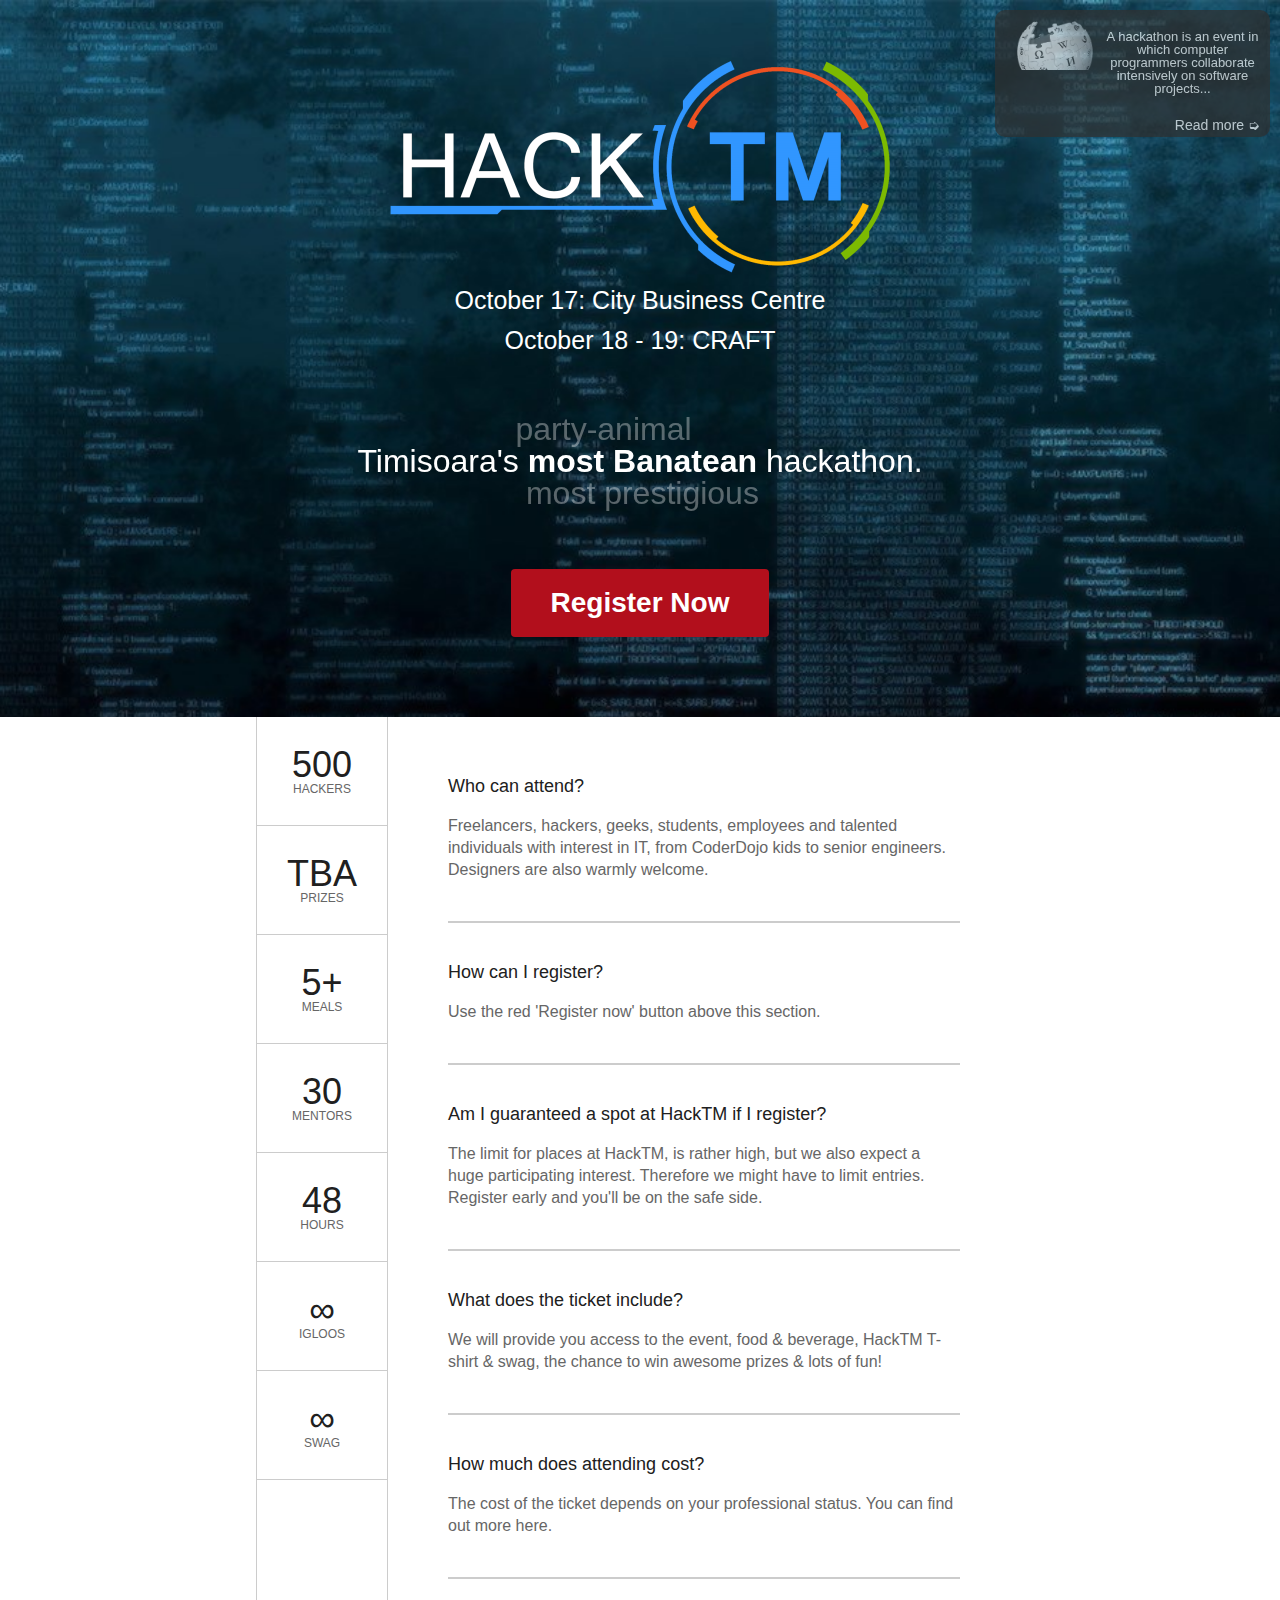
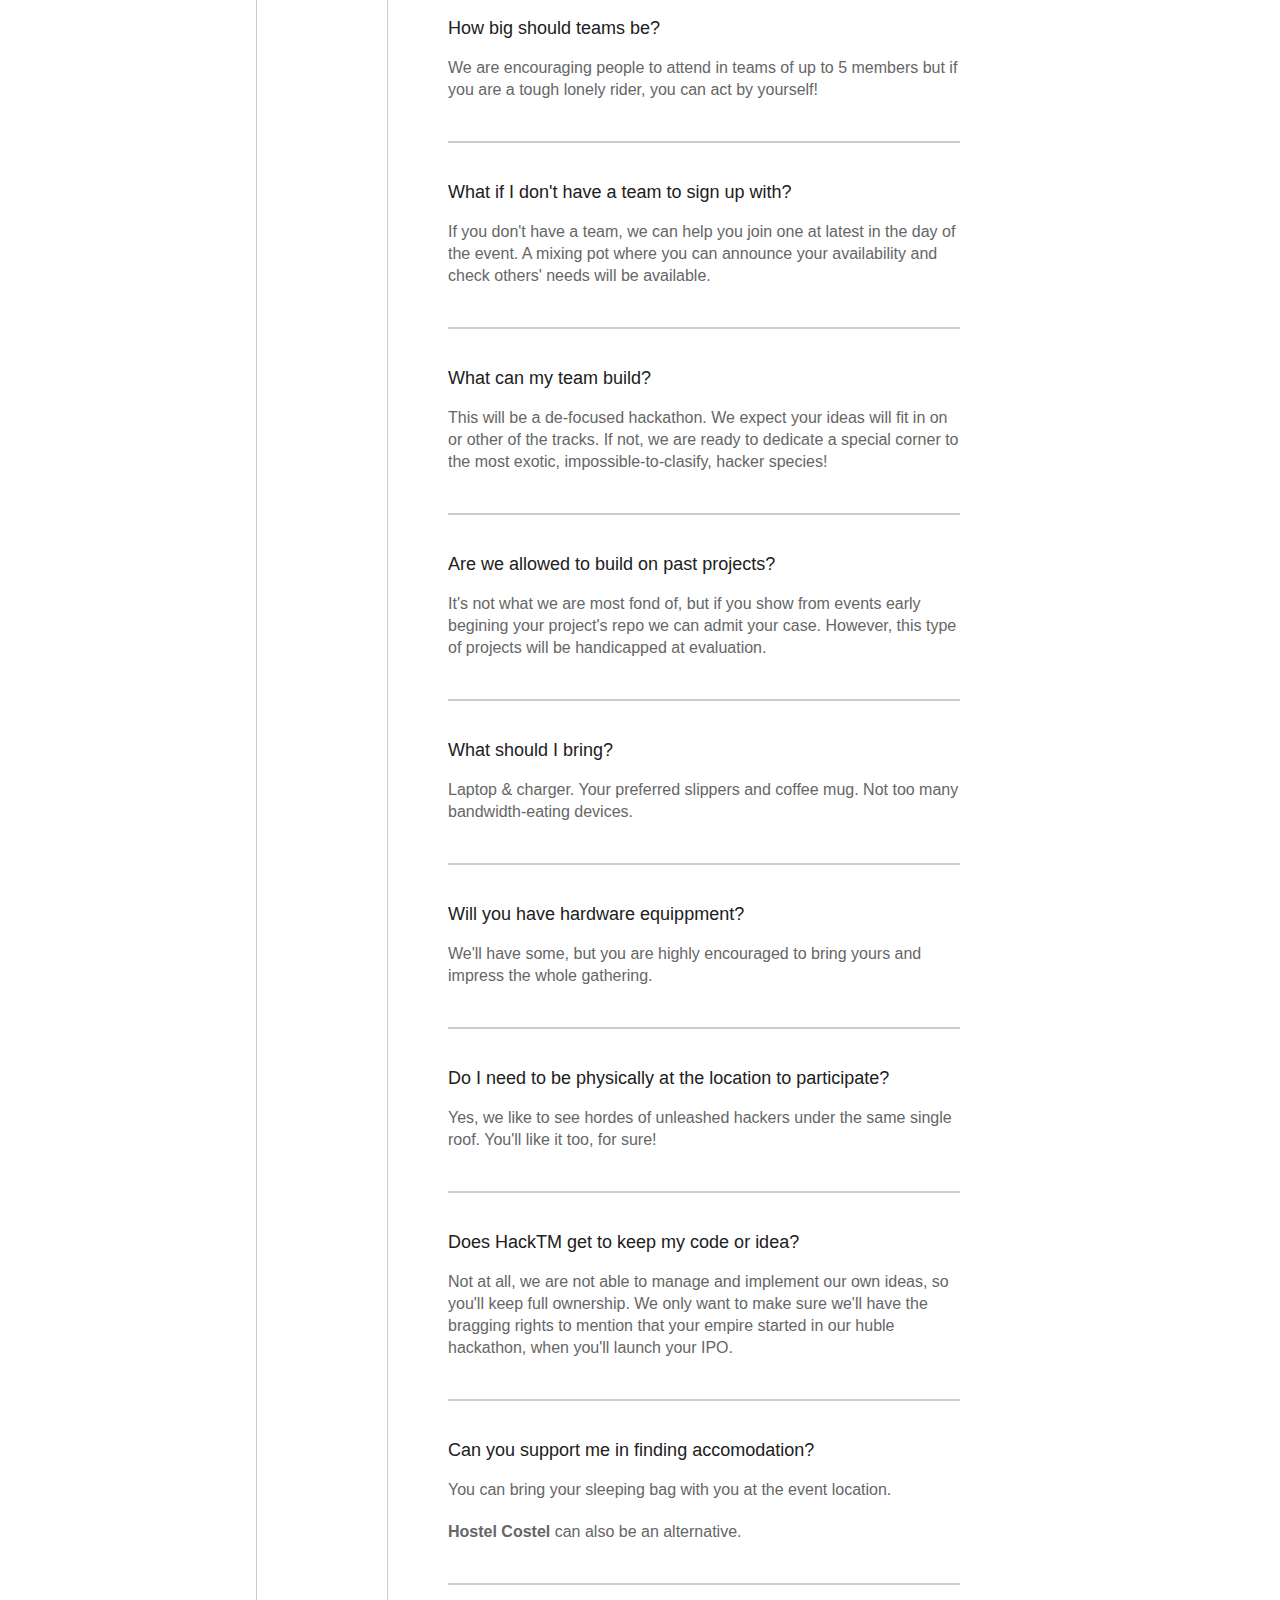
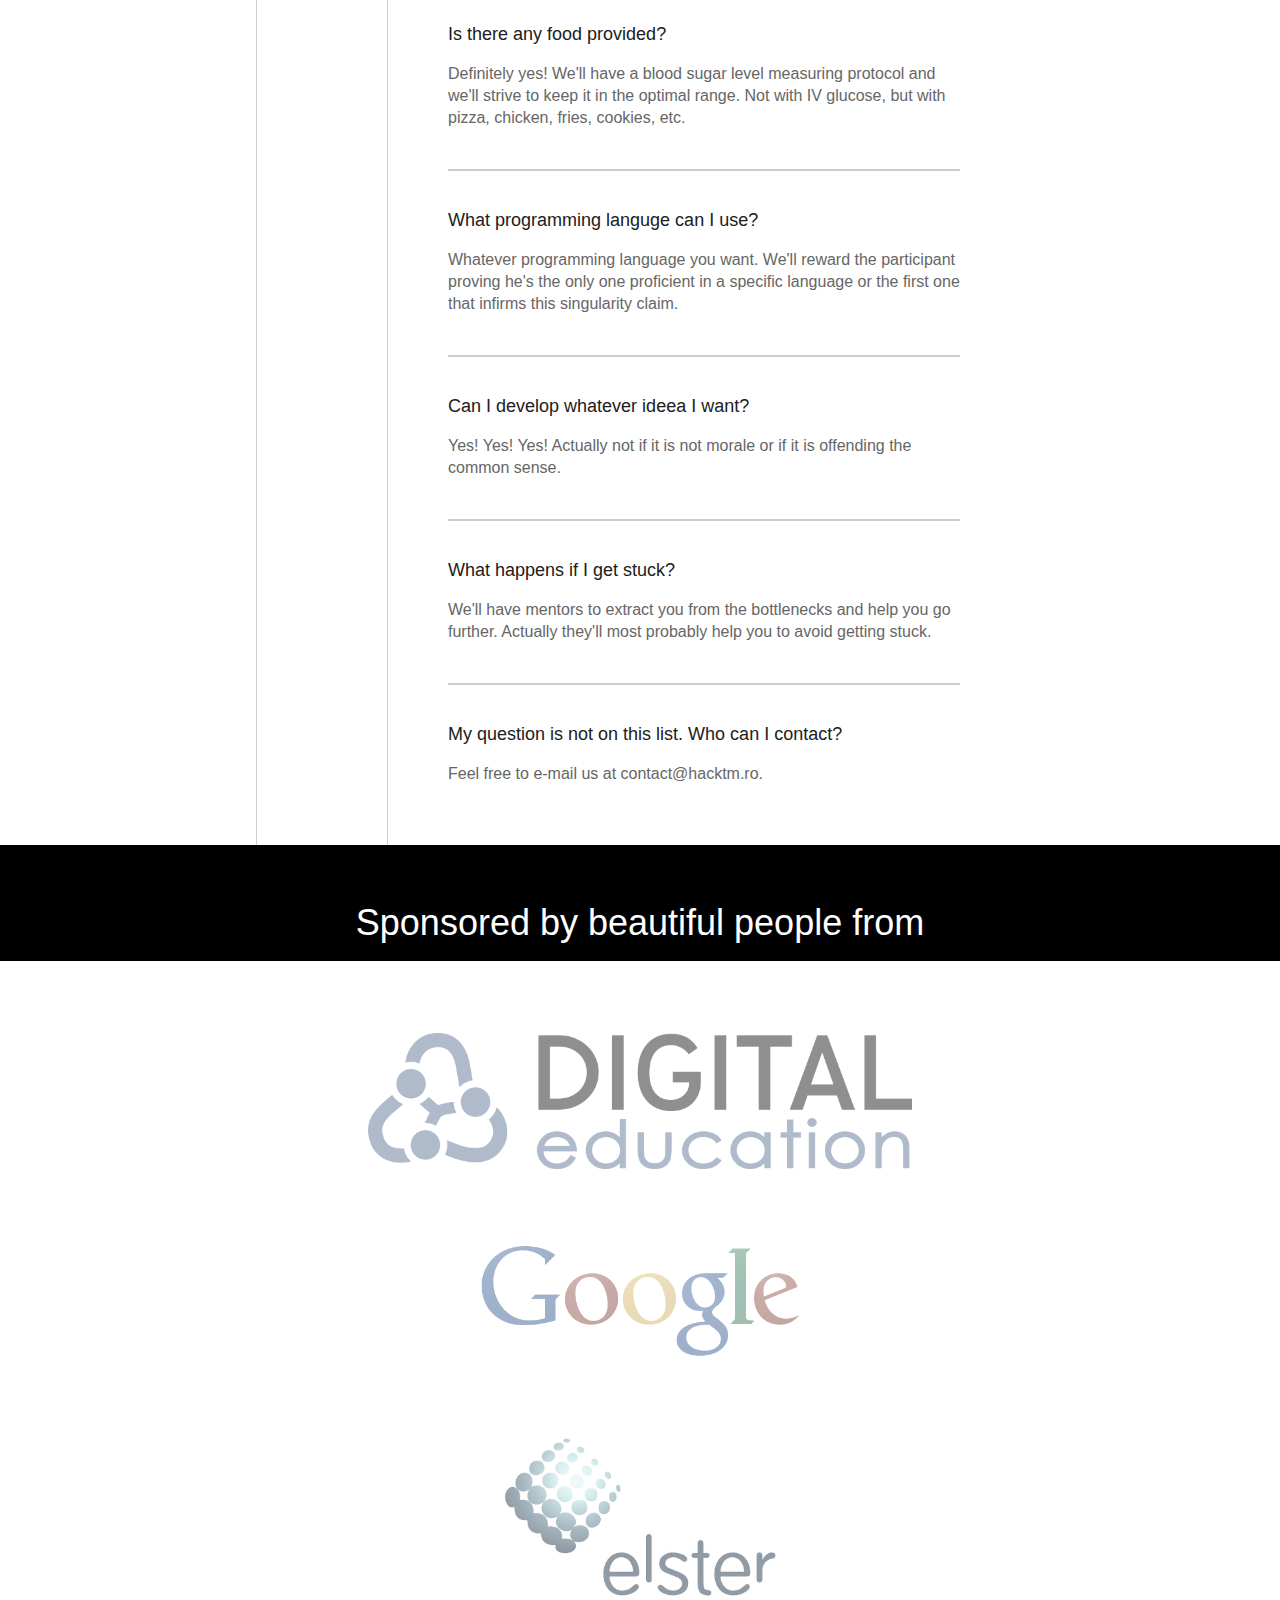
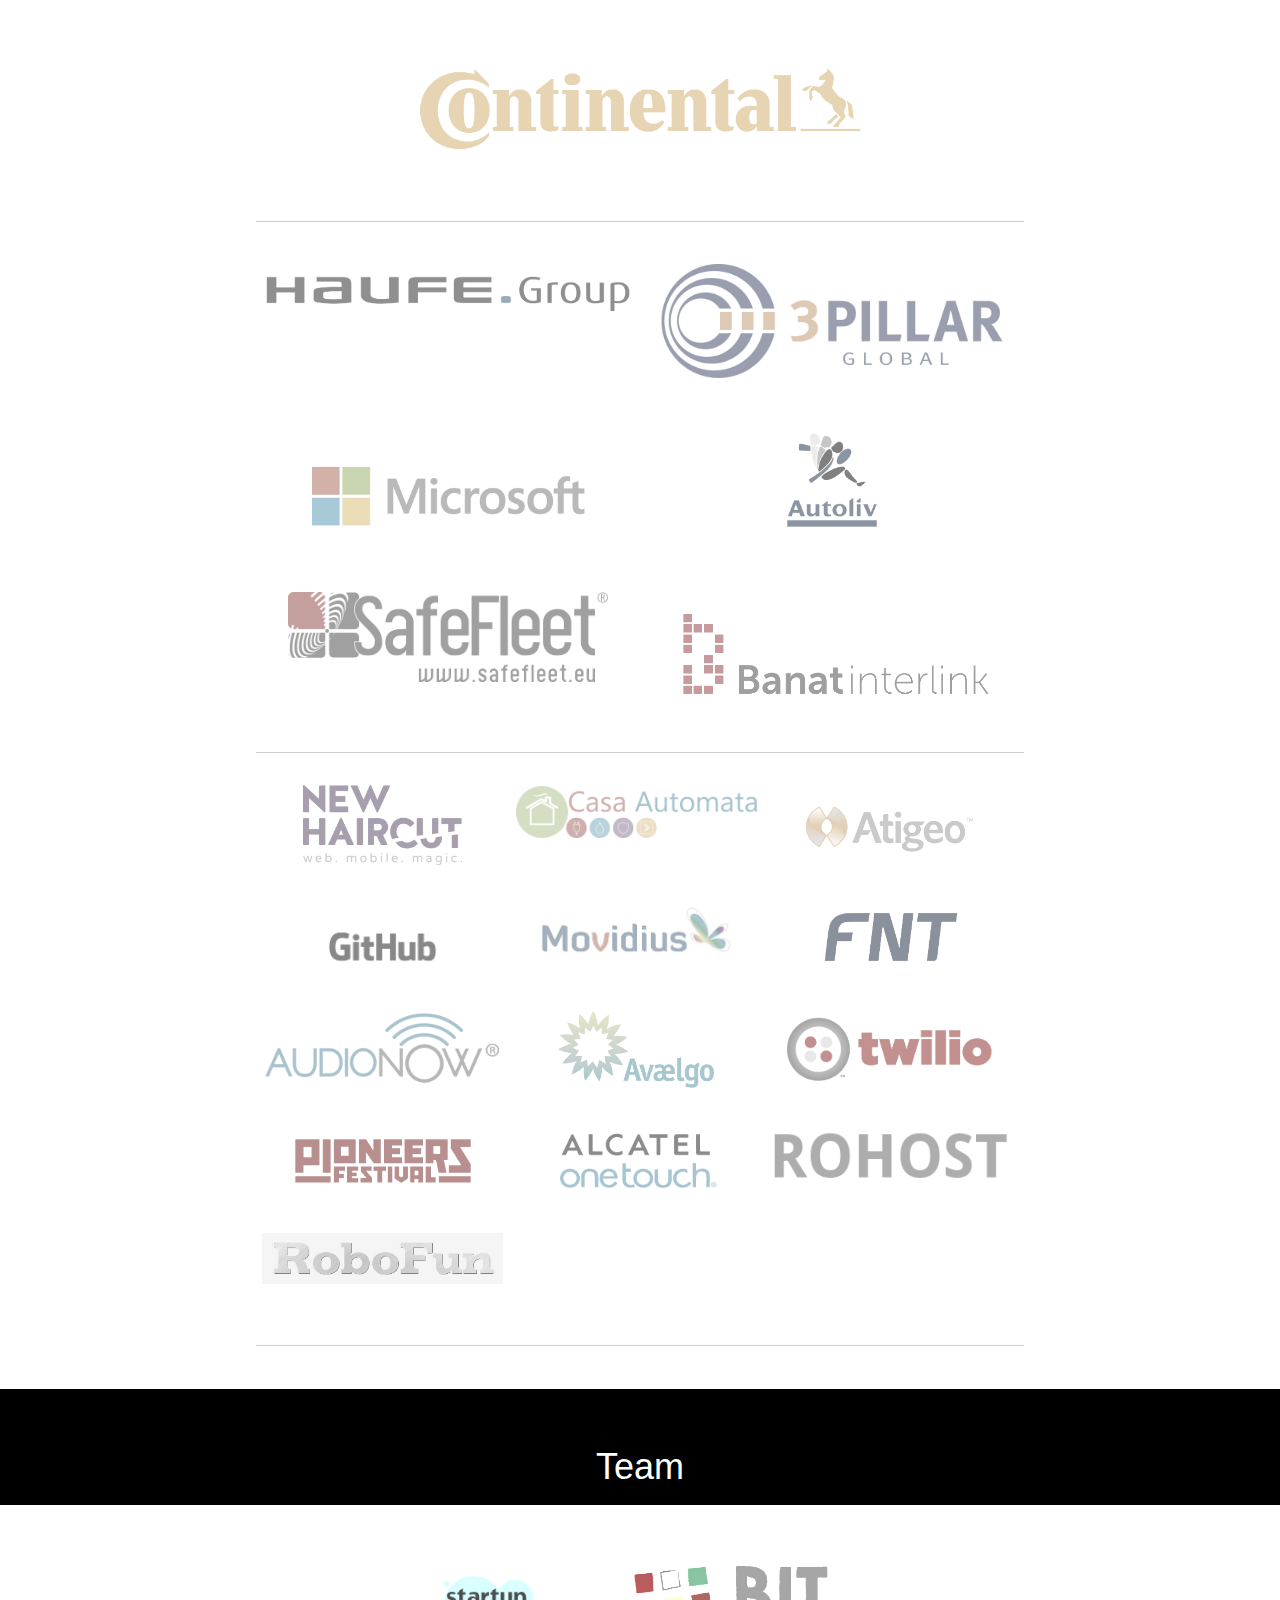
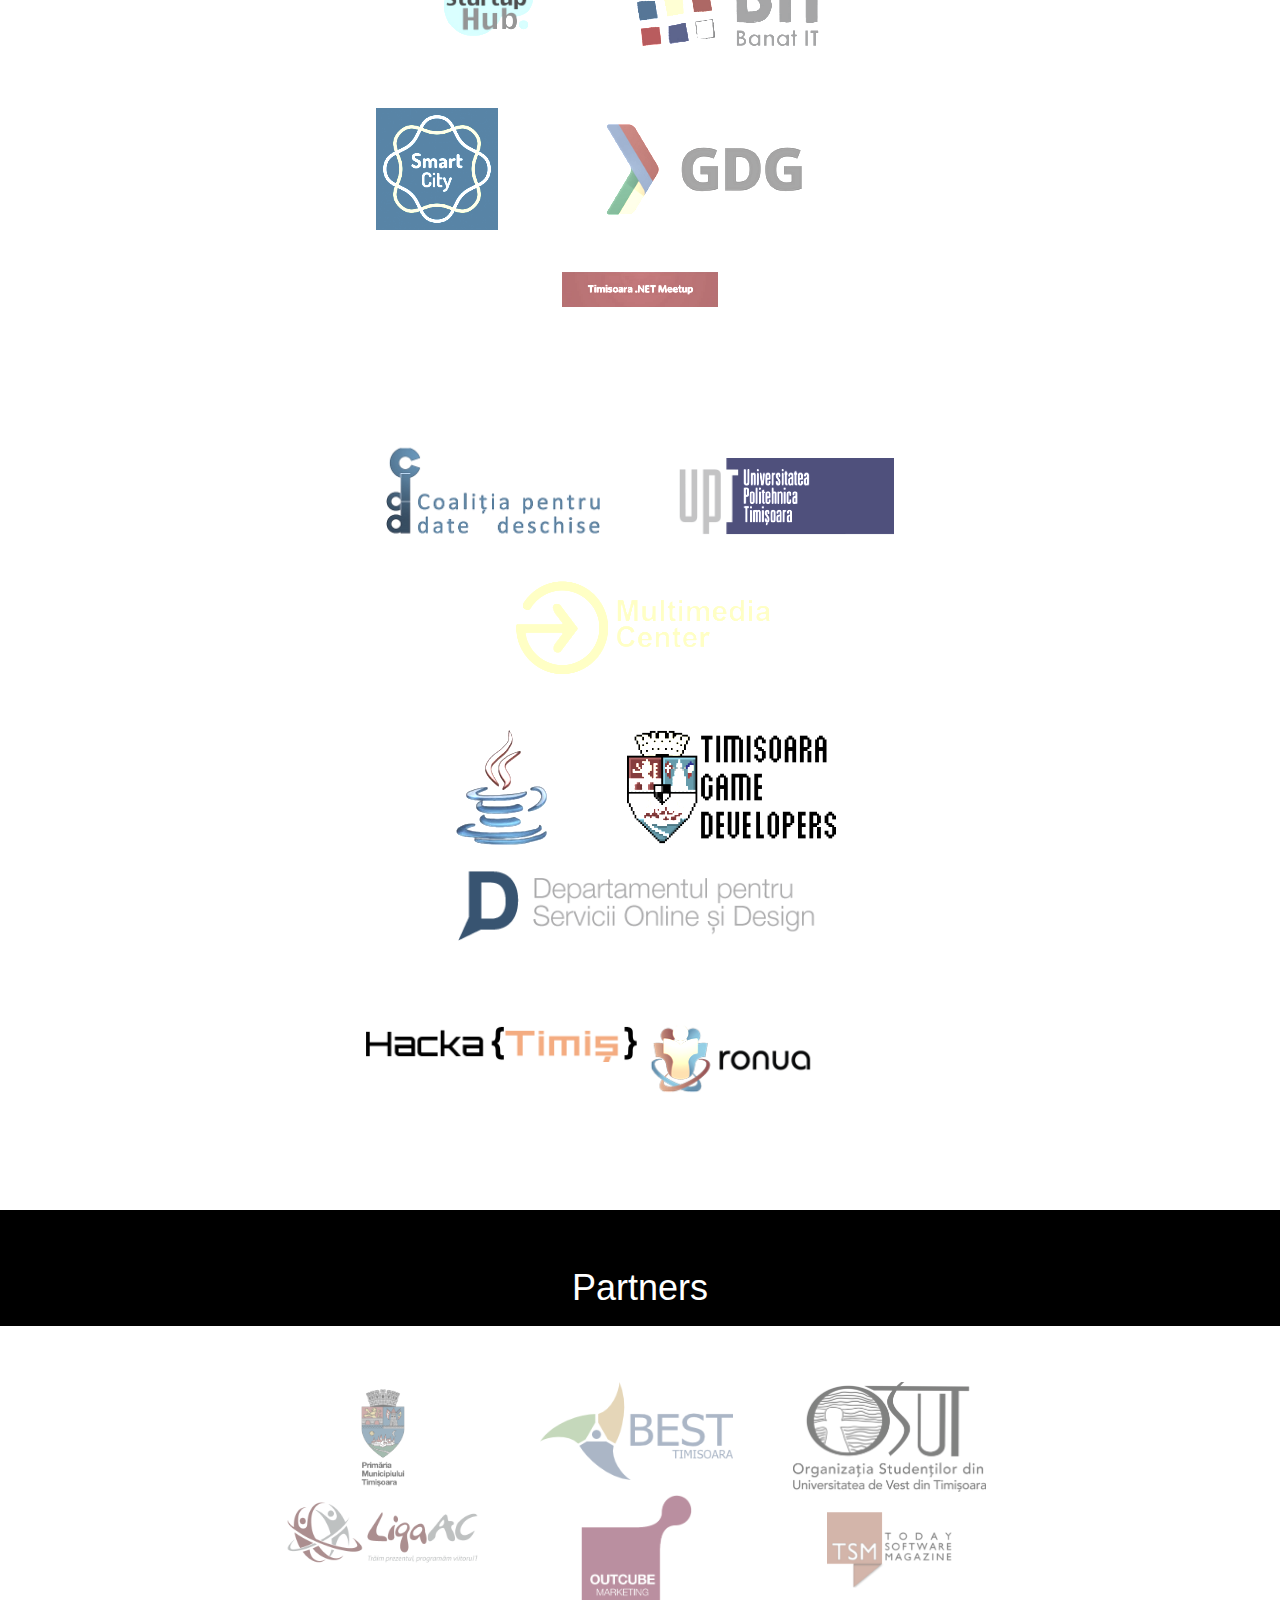
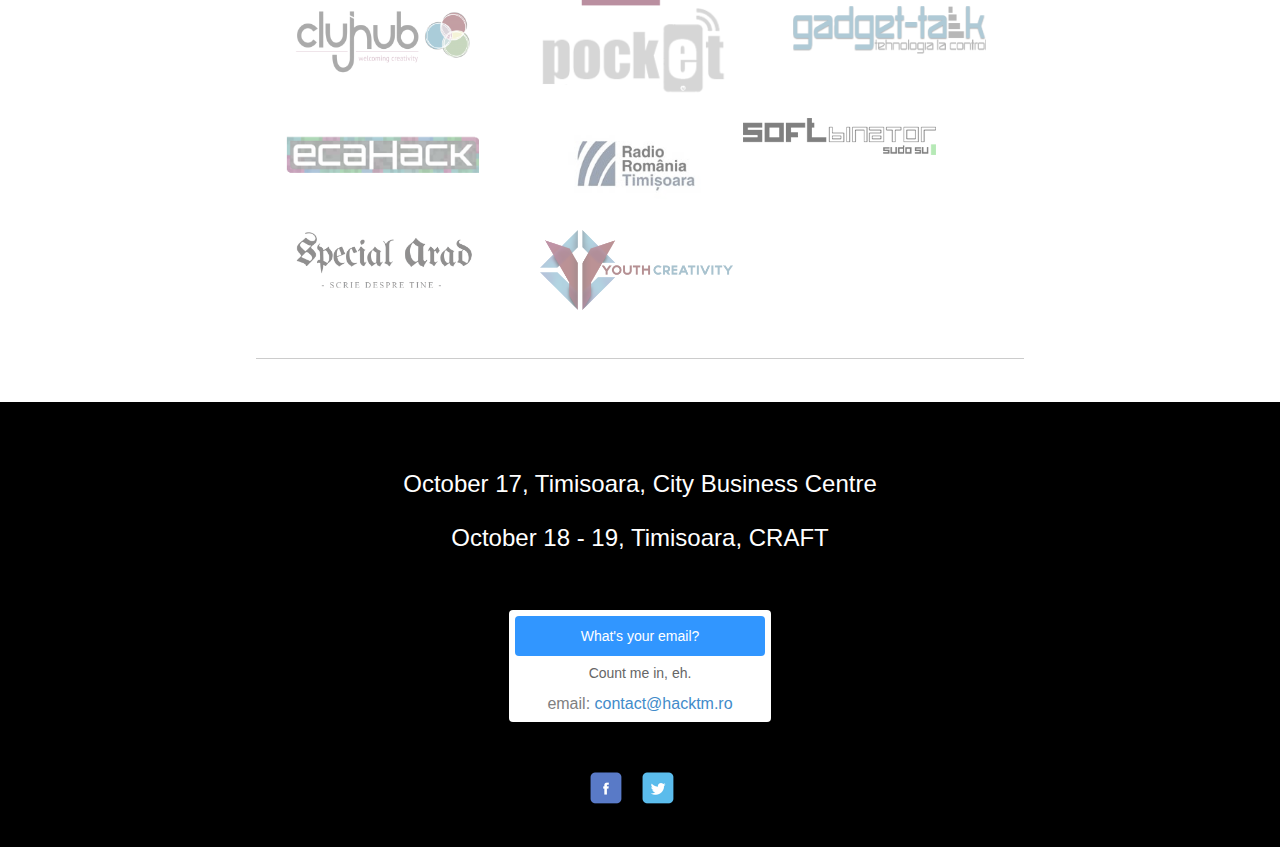
<file: index.html>
﻿<!DOCTYPE html>
<html lang="en">
<head>

    <html itemscope itemtype="http://schema.org/Event">

    <!-- Open Graph data -->
    <meta property="og:title" content="HackTM 2014" />
    <meta property="og:type" content="website" />
    <meta property="og:url" content="http://www.hacktm.ro/" />
    <meta property="og:image" content="http://hacktm.ro/assets/facebook_image_coding.jpg" />
    <meta property="og:description" content="HackTM is the biggest software & hardware hackathon in the city this autumn. Enlist among the hackers of Timisoara!" />
    <meta property="og:site_name" content="HackTM 2014" />


    <title>HackTM 2014, thanks for subscribing</title>
    <meta name="description" content="HackTM is the biggest software & hardware hackathon in the city this autumn. Enlist among the hackers of Timisoara!" />
    <meta charset="utf-8">
    <meta http-equiv="X-UA-Compatible" content="IE=edge">
    <meta name="viewport" content="width=device-width, initial-scale=1">
    <link rel="shortcut icon" href="assets/favicon.ico">

    <!-- Google Authorship and Publisher Markup -->
    <!--<link rel="author" href="https://plus.google.com/[Google+_Profile]/posts"/>-->
    <!--<link rel="publisher" href=”https://plus.google.com/[Google+_Page_Profile]"/>-->
    <!-- Schema.org markup for Google+ -->
    <meta itemprop="name" content="HackTM 2014">
    <meta itemprop="description" content="HackTM is the biggest software & hardware hackathon in the city this autumn. Enlist among the hackers of Timisoara!">
    <meta itemprop="image" content="assets/logo.png">

    <!-- Twitter Card data -->
    <meta name="twitter:card" content="summary_large_image">
    <meta name="twitter:site" content="@hacktm2014">
    <meta name="twitter:title" content="HackTM 2014">
    <meta name="twitter:description" content="HackTM is the biggest software & hardware hackathon in the city this autumn. Enlist among the hackers of Timisoara!">
    <meta name="twitter:creator" content="@hacktm2014">
    <!-- Twitter summary card with large image must be at least 280x150px -->
    <meta name="twitter:image:src" content="http://www.hacktm.ro/assets/twitter_card.jpg">


    <!--<link href="libs/bootstrap-3.1.1/css/bootstrap.min.css" rel="stylesheet">-->
    <!--<link rel="stylesheet" href="//netdna.bootstrapcdn.com/bootstrap/3.1.1/css/bootstrap.min.css">-->
    <!--<link href="css/main/main.css" rel="stylesheet">-->
    <!--<link href="css/main/sticky.css" rel="stylesheet">-->
    <link href="libs/bootstrap-3.1.1/css/bootstrap.css" rel="stylesheet">
    <link href="css/stickyMenu.css" rel="stylesheet">
    <link href="css/animations.css" rel="stylesheet">
    <link href="css/logo.css" rel="stylesheet">
    <link href="css/style.css" rel="stylesheet">
    <!--<link href="libs/bootstrap-3.1.1/css/bootstrap-theme.css" rel="stylesheet">-->
    <!--<link href="libs/flatui/flat-ui.min.css" rel="stylesheet">-->
    <!-- HTML5 shim and Respond.js IE8 support of HTML5 elements and media queries -->
    <!--[if lt IE 9]>
    <script src="https://oss.maxcdn.com/libs/html5shiv/3.7.0/html5shiv.js"></script>
    <script src="https://oss.maxcdn.com/libs/respond.js/1.4.2/respond.min.js"></script>
    <![endif]-->
</head>

<body>
    <header>
        <section id="logo">
            <div class="logo-container">
                <div class="logo-circle logo-reverse alternate logo-outer"></div>
                <div class="logo-circle logo-rotate alternate logo-inner"></div>
            </div>

			<h4 id="logo-date">October 17: City Business Centre</h4>
			<h4 id="logo-date">October 18 - 19: CRAFT</h4>
        </section>

        <section id="description">
            <h2 class="faded">
                Banat
                <span>most `banatean`</span>
                hackathon.
            </h2>
            <h2 class="primary">
                Timisoara's
                <span>most prestigious</span>
                hackathon.
            </h2>
            <h2 class="faded">
                Timisoara's
                <span>most aesthetic</span>
                hackathon.
            </h2>
        </section>
        <section id="wiki">
            <img id="wikiLogo" src="assets/Wiki.png" title="Wikipedia" width="100" />
            <p id="wikiPreview">A hackathon is an event in which computer programmers collaborate intensively on software projects...</p>
            <a id="readMoreWiki" href="http://en.wikipedia.org/wiki/Hackathon">Read more &#x27ad;</a>
            <br /><br />
        </section>
        <section class="signup">
            <div class="button">
                <a href="http://www.eventbrite.com/e/hacktm-2014-tickets-13290613583" target="_blank">Register Now</a>
            </div>
        </section>
    </header>
    <!--menu stuff-->
    <!--navbar-default navbar-fixed-top-->
    <div role="navigation" class="navbar navbar-inverse navbar-embossed menu" role="navigation">
        <!--mobile part-->
        <div class="navbar-header">
            <button data-target=".navbar-collapse" data-toggle="collapse" class="navbar-toggle collapsed" type="button">
                <span class="sr-only">Toggle navigation</span>
                <span class="icon-bar"></span>
                <span class="icon-bar"></span>
                <span class="icon-bar"></span>
            </button>
        </div>
        <!--desktop and tablet part-->
        <div class="navbar-collapse collapse" style="height: 1px;">
            <ul class="nav navbar-nav navbar-left">
                <li class="menu-item"><a href="/">Home</a></li>
                <li class="menu-item"><a href="event.html">Event</a></li>
                <!--<li class="menu-item"><a href="mentors.html">Mentors</a></li>-->
                <li class="menu-item"><a href="about.html">About</a></li>
                <li class="menu-item"><a href="http://medium.com/@HackTM2014">Blog</a></li>
            </ul>
        </div>
    </div>

    <section id="faq">
        <section id="numbers">
            <ul>
                <li>
                    <span>500</span>
                    hackers
                </li>
                <li>
                    <span>TBA</span>
                    prizes
                </li>
                <li>
                    <span>5+</span>
                    meals
                </li>
                <li>
                    <span>30</span>
                    mentors
                </li>
                <li>
                    <span>48</span>
                    hours
                </li>
                <li>
                    <span>&infin;</span>
                    igloos
                </li>
                <li>
                    <span>&infin;</span>
                    swag
                </li>
            </ul>
        </section>

        <section id="qa">
            <ul>
                <li>
                    <h3>Who can attend?</h3>
                    <p>Freelancers, hackers, geeks, students, employees and talented individuals with interest in IT, from CoderDojo kids to senior engineers. Designers are also warmly welcome.</p>
                </li>

                <li>
                    <h3>How can I register?</h3>
                    <p>Use the red 'Register now' button above this section.</p>
                </li>

                <li>
                    <h3>Am I guaranteed a spot at HackTM if I register?</h3>
                    <p>The limit for places at HackTM, is rather high, but we also expect a huge participating interest. Therefore we might have to limit entries. Register early and you'll be on the safe side.</p>
                </li>
                <li>
                    <h3>What does the ticket include?</h3>
                    <p>We will provide you access to the event, food & beverage, HackTM T-shirt & swag, the chance to win awesome prizes & lots of fun!</p>
                </li>
                <li>
                    <h3>How much does attending cost?</h3>
                    <p>
                        The cost of the ticket depends on your professional status. You can find out more
                        <a href="https://www.eventbrite.com/e/hacktm-2014-tickets-13290613583?team_reg_type=individual" title="registration">here</a>.
                    </p>
                </li>

                <li>
                    <h3>How big should teams be?</h3>
                    <p>We are encouraging people to attend in teams of up to 5 members but if you are a tough lonely rider, you can act by yourself!</p>
                </li>

                <li>
                    <h3>What if I don't have a team to sign up with?</h3>
                    <p>If you don't have a team, we can help you join one at latest in the day of the event. A mixing pot where you can announce your availability and check others' needs will be available.</p>
                </li>

                <li>
                    <h3>What can my team build?</h3>
                    <p>This will be a de-focused hackathon. We expect your ideas will fit in on or other of the tracks. If not, we are ready to dedicate a special corner to the most exotic, impossible-to-clasify, hacker species!</p>
                </li>

                <li>
                    <h3>Are we allowed to build on past projects?</h3>
                    <p>It's not what we are most fond of, but if you show from events early begining your project's repo we can admit your case. However, this type of projects will be handicapped at evaluation.  </p>
                </li>

                <li>
                    <h3>What should I bring?</h3>
                    <p>Laptop & charger. Your preferred slippers and coffee mug. Not too many bandwidth-eating devices.</p>
                </li>

                <li>
                    <h3>Will you have hardware equippment?</h3>
                    <p>We'll have some, but you are highly encouraged to bring yours and impress the whole gathering.</p>
                </li>

                <li>
                    <h3>Do I need to be physically at the location to participate?</h3>
                    <p>Yes, we like to see hordes of unleashed hackers under the same single roof. You'll like it too, for sure!</p>
                </li>

                <li>
                    <h3>Does HackTM get to keep my code or idea?</h3>
                    <p>Not at all, we are not able to manage and implement our own ideas, so you'll keep full ownership. We only want to make sure we'll have the bragging rights to mention that your empire started in our huble hackathon, when you'll launch your IPO.</p>
                </li>

                <li>
                    <h3>Can you support me in finding accomodation?</h3>
                    <p>You can bring your sleeping bag with you at the event location.</p>
                    <p><a style="font-weight: bold;" href="http://www.hostel-costel.ro/">Hostel Costel</a> can also be an alternative.</p>
                </li>

                <li>
                    <h3>Is there any food provided?</h3>
                    <p>Definitely yes! We'll have a blood sugar level measuring protocol and we'll strive to keep it in the optimal range. Not with IV glucose, but with pizza, chicken, fries, cookies, etc.</p>
                </li>

                <li>
                    <h3>What programming languge can I use?</h3>
                    <p>Whatever programming language you want. We'll reward the participant proving he's the only one proficient in a specific language or the first one that infirms this singularity claim.</p>
                </li>

                <li>
                    <h3>Can I develop whatever ideea I want?</h3>
                    <p>Yes! Yes! Yes! Actually not if it is not morale or if it is offending the common sense.</p>
                </li>

                <li>
                    <h3>What happens if I get stuck?</h3>
                    <p>We'll have mentors to extract you from the bottlenecks and help you go further. Actually they'll most probably help you to avoid getting stuck.</p>
                </li>

                <li>
                    <h3>My question is not on this list. Who can I contact?</h3>
                    <p>Feel free to e-mail us at <a href="mailto:contact@hacktm.ro">contact@hacktm.ro</a>.</p>
                </li>
            </ul>
        </section>
    </section>

    <section id="sponsor-heading">
        <h1>Sponsored by beautiful people from</h1>
    </section>

    <section id="sponsor-logos" class="sponsors">
        <div class="giga">
            <a href="http://www.digital-education.com/" id="digital-education" target="_blank"><img src="assets/sponsors/digital-education.png" /></a>
            <a id="google" href="http://google.com" target="_blank"><img src="assets/sponsors/google.png" /></a>
            <a href="http://www.elster.com/en/index" id="elster" target="_blank"><img src="assets/sponsors/elster.png" /></a>
            <a href="http://www.conti-online.com/" id="continental" target="_blank"><img src="assets/sponsors/continental.jpg" /></a>
        </div>

        <div class="mega">
            <a href="http://www.haufe-lexware.ro" id="haufe" target="_blank"><img src="assets/sponsors/Haufe.png" /></a>
            <a href="http://www.3pillarglobal.com/" id="3pg" target="_blank"><img src="assets/sponsors/3PG.jpg" /></a>
            <br />
            <a href="http://www.microsoft.com/" id="microsoft" target="_blank"><img src="assets/sponsors/MSFT.png" /></a>
            <a href="http://www.autoliv.com/Pages/default.aspx" id="autoliv" target="_blank"><img src="assets/sponsors/autoliv.png" /></a>
            <br />
            <a href="http://safefleet.eu" id="safefleet" target="_blank"><img src="assets/sponsors/safefleet.png" /></a>
            <a href="http://banat-net.ro" id="banat-net" target="_blank"><img src="assets/sponsors/banat-interlink.png" /></a>
        </div>

        <div class="kilo">
            <a href="http://newhaircut.com/" id="newhaircut" target="_blank"><img src="assets/sponsors/newhaircut.png" /></a>
            <a href="http://casa-automata.com" id="casaAutomata" target="_blank"><img src="assets/sponsors/casa-automata.png" /></a>
            <a href="http://atigeo.com" id="atigeo" target="_blank"><img src="assets/sponsors/atigeo.png" /></a>
            <a href="http://github.com" id="github" target="_blank"><img src="assets/sponsors/github.png" /></a>
            <a href="http://movidius.com" id="movidius" target="_blank"><img src="assets/sponsors/movidius.png" /></a>
            <a href="http://www.fntsoftware.com/" id="fntsoft" target="_blank"><img src="assets/organizers/fnt.png" /></a>
            <!--</div>

            <div class="kilo">-->
            <a href="http://www.audionow.com/" id="audionow" target="_blank"><img src="assets/sponsors/audionow.png" /></a>
            <a href="http://avaelgo.ro" id="avaelgo" target="_blank"><img src="assets/sponsors/avaelgo.png" /></a>
            <a href="https://www.twilio.com/" id="twilio" target="_blank"><img src="assets/sponsors/twilio.png" /></a>
            <a href="http://pioneers.io/festival" target="_blank"><img src="assets/organizers/pioneers.jpg" /></a>
            <a href="http://www.alcatelonetouch.com/global-en/" target="_blank"><img src="assets/organizers/alcatel.png" /></a>
			<a href="https://rohost.com/" target="_blank"><img src="assets/organizers/rohost.png"></a>
			<a href="http://www.robofun.ro/" target="_blank"><img src="assets/organizers/robofun.jpg"></a>
        </div>
    </section>

    <section id="sponsor-heading">
        <h1>Team</h1>
    </section>

    <section id="organizers-logos" class="organizers">
        <div class="org-logos Organizers">
            <a class="mainOrganizer" href="http://facebook.com/700StartupHub" target="_blank"><img src="assets/organizers/startup_hub.jpg" /></a>
            <a class="mainOrganizer" href="http://banatit.ro" target="_blank"><img src="assets/organizers/banatit.jpg" /></a>
        </div>

        <div class="org-logos Organizers">
            <a href="http://mysmartcity.ro" target="_blank" style="clear:left;"><img src="assets/organizers/smartcity.png" /></a>
            <a href="https://groups.google.com/d/forum/gdg-timisoara" target="_blank"><img src="assets/organizers/Google-Developer-Group.png" /></a>
            <a href="http://www.meetup.com/Timisoara-NET-Meetup" id="meetupNet" target="_blank"><img src="assets/organizers/netmeetup.png" /> </a>
        </div>


        <div class="org-logos Organizers">
            <a href="http://www.fundatia.ro/coali%C8%9Bia-pentru-date-deschise" target="_blank"><img src="assets/organizers/cdd.png" /></a>
            <a href="http://www.upt.ro/" id="upt" target="_blank"><img src="assets/sponsors/upt.png" /></a>
            <a href="http://www.cm.upt.ro/" id="cm" target="_blank"><img src="assets/sponsors/cm.png" /></a>
        </div>

        <div class="org-logos Organizers">
            <a href="http://www.meetup.com/Timisoara-Java-User-Group/" target="_blank">
                <img src="assets/organizers/jug.jpg" />
            </a>
            <a href="http://www.meetup.com/Timisoara-GameDev/" target="_blank">
                <img src="assets/organizers/tgd.png" />
            </a>
            <a href="http://online.gov.ro/" target="_blank">
                <img src="assets/organizers/dsod.png" />
            </a>
        </div>
        <div class="org-logos Organizers">
            <a id="hackatimis" href="https://www.facebook.com/hackatimis" target="_blank">
                <img src="assets/organizers/hackatimis.png" />
            </a>
            <a id="ronua" href="http://ronua.ro/" target="_blank">
                <img src="assets/organizers/ronua.png" />
            </a>
        </div>
    </section>

    <section id="sponsor-heading">
        <h1>Partners</h1>
    </section>

    <section id="sponsor-logos" class="sponsors">
        <div class="org-logos">
            <div class="kilo">
                <a href="http://www.primariatm.ro/index.php" target="_blank"><img src="assets/organizers/ptm.png" /></a>
                <a href="http://besttm.ro/en/" id="best" target="_blank"><img src="assets/organizers/best.png" /></a>
                <a href="http://osut.ro" target="_blank"><img src="assets/organizers/osut.png" /></a>
                <a href="https://ligaac.ro/" target="_blank"><img src="assets/organizers/ligaac.png" /></a>
                <a href="http://www.outcube.ro/" target="_blank"><img src="assets/organizers/outcube.png" /></a>
                <a href="http://www.todaysoftmag.com/tsm/en/" target="_blank"><img src="assets/organizers/tsm.png" /></a>
                <a href="http://clujhub.ro/" target="_blank"><img src="assets/organizers/cluj-hub.png" /></a>
                <a href="http://www.pocketdroid.net/" target="_blank"><img src="assets/organizers/pocket-droid.png" /></a>
                <a href="http://www.gadget-talk.ro/" target="_blank"><img src="assets/organizers/gadget-talk.png" /></a>
                <a href="http://www.ecahack.com/" target="_blank"><img src="assets/organizers/ecahack.png" /></a>
                <a href="http://radiotimisoara.ro/" target="_blank" id="radiotimisoara"><img src="assets/organizers/radiotimisoara.jpg" /></a>
                <a href="https://www.softbinator.ro/" target="_blank" id="softbinator"><img src="assets/organizers/softbinator.png" /></a>
                <a href="http://specialarad.ro/" target="_blank" id="specialArad"><img src="assets/organizers/specialArad.png" /></a>
                <a href="https://www.facebook.com/youthcreativity.ro" id="youthcreativity" target="_blank"><img src="assets/organizers/youthcreativity.png" /></a>
            </div>
        </div>
    </section>

    <footer>

		<h3>October 17, Timisoara, City Business Centre</h3>
		<h3>October 18 - 19, Timisoara, CRAFT</h3>

        <section class="signup">
            <form accept-charset="UTF-8" action="" class="new_signup" id="new_signup" method="post" disable>
                <input id="signup_email" name="signup[email]" placeholder="What&#39;s your email?" type="text" />
                <input data-disable-with="Hang tight hombre..." name="commit" type="submit" value="Count me in, eh." />
                <p id="contact">
                    email: <span>
                        <a href="mailto:contact@hacktm.ro" target="_top">
                            contact@hacktm.ro
                        </a>
                    </span>
                </p>
            </form>
        </section>
        <div class="social_container">
            <a href="https://www.facebook.com/hacktm2014" class="social" id="facebook" target="_blank"><img src="assets/social/facebook.png" /></a>
            <a href="https://twitter.com/HackTM2014" class="social" id="twitter" target="_blank"><img src="assets/social/twitter.png" /></a>
        </div>

    </footer>

    <!-- modules -->
    <!--<script src="https://ajax.googleapis.com/ajax/libs/jquery/1.11.0/jquery.min.js"></script>
    <script src="//netdna.bootstrapcdn.com/bootstrap/3.1.1/js/bootstrap.min.js"></script>-->
    <!--<script src="libs/jQuery.1.11.0/jquery-1.11.0.min.js"></script>
    <script src="libs/bootstrap-3.1.1/js/bootstrap.min.js"></script>
    <script src="libs/handlebars-1.3.0/handlebars.js"></script>
    <script src="libs/jQuery.countdown.2.0.4/jquery.countdown.min.js"></script>-->

    <script src="http://ajax.googleapis.com/ajax/libs/jquery/1.8.1/jquery.min.js"></script>
    <script src="scripts/app.js"></script>
    <script src="scripts/stickyMenu.js"></script>
    <script src="scripts/bootstrap.js"></script>
    <script>
        (function (i, s, o, g, r, a, m) {
            i['GoogleAnalyticsObject'] = r; i[r] = i[r] || function () {
                (i[r].q = i[r].q || []).push(arguments)
            }, i[r].l = 1 * new Date(); a = s.createElement(o),
			m = s.getElementsByTagName(o)[0]; a.async = 1; a.src = g; m.parentNode.insertBefore(a, m)
        })(window, document, 'script', '//www.google-analytics.com/analytics.js', 'ga');

        ga('create', 'UA-54771980-1', 'auto');
        ga('send', {
            'hitType': 'pageview',
            'page': '/home'
        });
    </script>
</body>
</html>
</file>
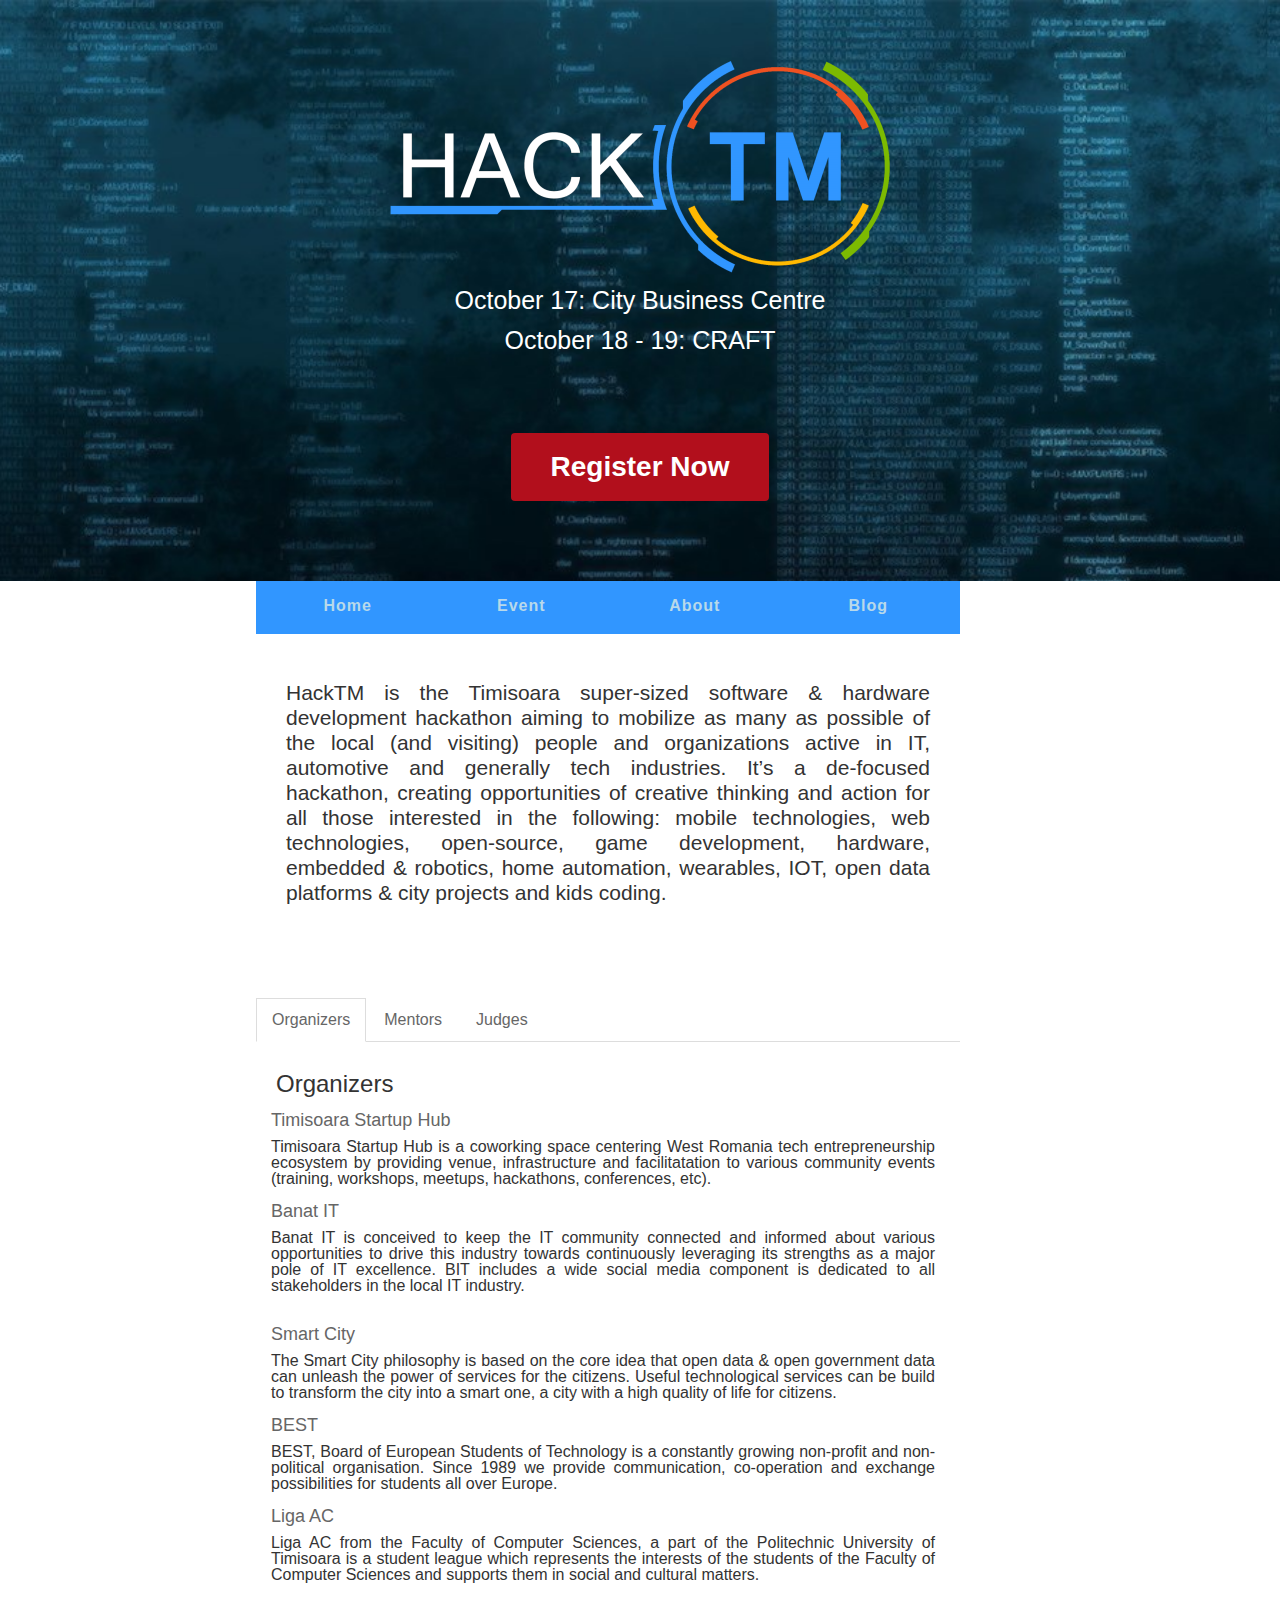
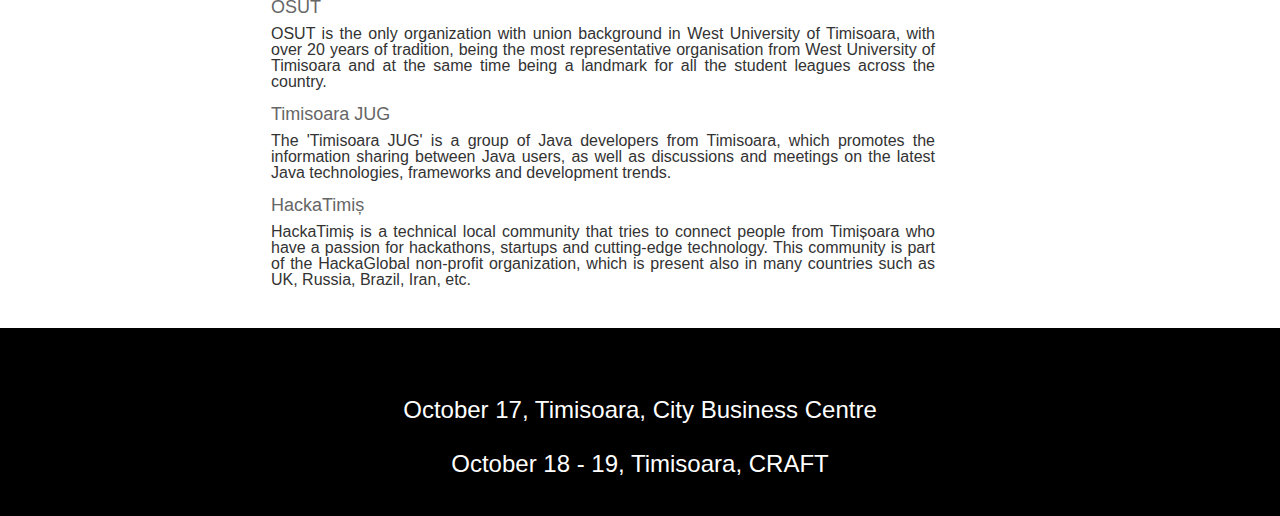
<file: about.html>
﻿<!DOCTYPE html>
<html lang="en">
<head>

    <html itemscope itemtype="http://schema.org/Event">

    <!-- Open Graph data -->
    <meta property="og:title" content="HackTM 2014" />
    <meta property="og:type" content="website" />
    <meta property="og:url" content="http://www.hacktm.ro/" />
    <meta property="og:image" content="http://hacktm.ro/assets/facebook_image_coding.jpg" />
    <meta property="og:description" content="HackTM is the biggest software & hardware hackathon in the city this autumn. Enlist among the hackers of Timisoara!" />
    <meta property="og:site_name" content="HackTM 2014" />


    <title>HackTM 2014</title>
    <meta name="description" content="HackTM is the biggest software & hardware hackathon in the city this autumn. Enlist among the hackers of Timisoara!" />
    <meta charset="utf-8">
    <meta http-equiv="X-UA-Compatible" content="IE=edge">
    <meta name="viewport" content="width=device-width, initial-scale=1">
    <link rel="shortcut icon" href="assets/favicon.ico">

    <!-- Google Authorship and Publisher Markup -->
    <!--<link rel="author" href="https://plus.google.com/[Google+_Profile]/posts"/>-->
    <!--<link rel="publisher" href=”https://plus.google.com/[Google+_Page_Profile]"/>-->
    <!-- Schema.org markup for Google+ -->
    <meta itemprop="name" content="HackTM 2014">
    <meta itemprop="description" content="HackTM is the biggest software & hardware hackathon in the city this autumn. Enlist among the hackers of Timisoara!">
    <meta itemprop="image" content="assets/logo.png">

    <!-- Twitter Card data -->
    <meta name="twitter:card" content="summary_large_image">
    <meta name="twitter:site" content="@hacktm2014">
    <meta name="twitter:title" content="HackTM 2014">
    <meta name="twitter:description" content="HackTM is the biggest software & hardware hackathon in the city this autumn. Enlist among the hackers of Timisoara!">
    <meta name="twitter:creator" content="@hacktm2014">
    <!-- Twitter summary card with large image must be at least 280x150px -->
    <meta name="twitter:image:src" content="http://www.hacktm.ro/assets/twitter_card.jpg">


    <!--<link href="libs/bootstrap-3.1.1/css/bootstrap.min.css" rel="stylesheet">-->
    <!--<link rel="stylesheet" href="//netdna.bootstrapcdn.com/bootstrap/3.1.1/css/bootstrap.min.css">-->
    <!--<link href="css/main/main.css" rel="stylesheet">-->
    <!--<link href="css/main/sticky.css" rel="stylesheet">-->
    <link href="libs/bootstrap-3.1.1/css/bootstrap.css" rel="stylesheet">
    <link href="css/stickyMenu.css" rel="stylesheet">
    <link href="css/animations.css" rel="stylesheet">
    <link href="css/logo.css" rel="stylesheet">
    <link href="css/style.css" rel="stylesheet">
    <link href="css/social.css" rel="stylesheet">
    <link href="css/mentors.css" rel="stylesheet">
    <!--<link href="libs/bootstrap-3.1.1/css/bootstrap-theme.css" rel="stylesheet">-->
    <!--<link href="libs/flatui/flat-ui.min.css" rel="stylesheet">-->
    <!-- HTML5 shim and Respond.js IE8 support of HTML5 elements and media queries -->
    <!--[if lt IE 9]>
    <script src="https://oss.maxcdn.com/libs/html5shiv/3.7.0/html5shiv.js"></script>
    <script src="https://oss.maxcdn.com/libs/respond.js/1.4.2/respond.min.js"></script>
    <![endif]-->
</head>

<body>

    <header>
        <section id="logo">
            <a href="http://hacktm.ro">
                <div class="logo-container">
                    <div class="logo-circle logo-reverse alternate logo-outer"></div>
                    <div class="logo-circle logo-rotate alternate logo-inner"></div>
                </div>
            </a>

            <h4 id="logo-date">October 17: City Business Centre</h4>
            <h4 id="logo-date">October 18 - 19: CRAFT</h4>
        </section>

        <section class="signup">
            <div class="button">
                <a href="http://www.eventbrite.com/e/hacktm-2014-tickets-13290613583" target="_blank">Register Now</a>
            </div>
        </section>

    </header>

    <!--menu stuff-->
    <!--navbar-default navbar-fixed-top-->
    <div role="navigation" class="navbar navbar-inverse navbar-embossed menu" role="navigation">
        <!--mobile part-->
        <div class="navbar-header">
            <button data-target=".navbar-collapse" data-toggle="collapse" class="navbar-toggle collapsed" type="button">
                <span class="sr-only">Toggle navigation</span>
                <span class="icon-bar"></span>
                <span class="icon-bar"></span>
                <span class="icon-bar"></span>
            </button>
        </div>
        <!--desktop and tablet part-->
        <div class="navbar-collapse collapse" style="height: 1px;">
            <ul class="nav navbar-nav navbar-left">
                <li class="menu-item"><a href="/">Home</a></li>
                <li class="menu-item"><a href="event.html">Event</a></li>
                <!--<li class="menu-item"><a href="event.html">Mentors</a></li>-->
                <li class="menu-item"><a href="about.html">About</a></li>
                <li class="menu-item"><a href="http://medium.com/@HackTM2014">Blog</a></li>
            </ul>
        </div>
    </div>

    <section id="faq">
        <section id="description" class="block">
            <div class="jumbotron">
                <p>HackTM is the Timisoara super-sized software &amp; hardware development hackathon aiming to mobilize as many as possible of the local (and visiting) people and organizations active in IT, automotive and generally tech industries. It’s a de-focused hackathon, creating opportunities of creative thinking and action for all those interested in the following: mobile technologies, web technologies, open-source, game development, hardware, embedded &amp; robotics, home automation, wearables, IOT, open data platforms &amp; city projects and kids coding.</p>
            </div>
        </section>

        <section id="ngos" class="block partners-block">



            <div class="tabbable">
                <ul class="nav nav-tabs">
                    <li class="active"><a href="#tab1" class="tab-link" data-toggle="tab">Organizers</a></li>
                    <li><a href="#tab2" class="tab-link" data-toggle="tab">Mentors</a></li>
                    <li><a href="#tab3" class="tab-link" data-toggle="tab">Judges</a></li>
                </ul>

                <div class="tab-content">
                    <div class="tab-pane active about-tab" id="tab1">

                        <h3 style="font-size:24px;">Organizers</h3>

                        <div class="row partners">
                            <h3><a href="https://www.facebook.com/700StartupHub?" target="_blank">Timisoara Startup Hub</a></h3>
                            <p>Timisoara Startup Hub is a coworking space centering West Romania tech entrepreneurship ecosystem by providing venue, infrastructure and facilitatation to various community events (training, workshops, meetups, hackathons, conferences, etc).</p>
                        </div>

                        <div class="row partners">
                            <h3><a href="http://banatit.ro/" target="_blank">Banat IT</a></h3>
                            <p>Banat IT is conceived to keep the IT community connected and informed about various opportunities to drive this industry towards continuously leveraging its strengths as a major pole of IT excellence. BIT includes a wide social media component is dedicated to all stakeholders in the local IT industry.</p>
                        </div>
                        <br />

                        <div class="row partners">
                            <h3><a href="http://www.smartcity.com/" target="_blank">Smart City</a></h3>
                            <p>The Smart City philosophy is based on the core idea that open data &amp; open government data can unleash the power of services for the citizens. Useful technological services can be build to transform the city into a smart one, a city with a high quality of life for citizens. </p>
                        </div>

                        <div class="row partners">
                            <h3><a href="http://besttm.ro/" target="_blank">BEST</a></h3>
                            <p>BEST, Board of European Students of Technology is a constantly growing non-profit and non-political organisation. Since 1989 we provide communication, co-operation and exchange possibilities for students all over Europe.</p>
                        </div>
                        <div class="row partners">
                            <h3><a href="https://ligaac.ro/" target="_blank">Liga AC</a></h3>
                            <p>Liga AC from the Faculty of Computer Sciences, a part of the Politechnic University of Timisoara is a student league which represents the interests of the students of the Faculty of Computer Sciences and supports them in social and cultural matters.</p>
                        </div>
                        <div class="row partners">
                            <h3><a href="http://osut.ro/" target="_blank">OSUT</a></h3>
                            <p>OSUT is the only organization with union background in West University of Timisoara, with over 20 years of tradition, being the most representative organisation from West University of Timisoara and at the same time being a  landmark for all the student leagues across the country.</p>
                        </div>

                        <div class="row partners">
                            <h3><a href="" target="_blank">Timisoara JUG</a></h3>
                            <p>
                                The 'Timisoara JUG' is a group of Java developers from Timisoara, which promotes the information sharing between Java users, as well as discussions and meetings on the latest Java technologies, frameworks and development trends.
                            </p>
                        </div>

                        <div class="row partners">
                            <h3><a href="" target="_blank">HackaTimi&#x219;</a></h3>
                            <p>
                                <strong>HackaTimi&#x219;</strong> is a technical local community that tries to connect people from Timișoara who have a passion for hackathons, startups and cutting-edge technology. This community is part of the HackaGlobal non-profit organization, which is present also in many countries such as UK, Russia, Brazil, Iran, etc.
                            </p>
                        </div>
                    </div>

                    <div class="tab-pane about-tab" id="tab2">



                        <h3 style="font-size:24px;">Mentors</h3>


                        <div class="mentorEntry">
                            <div class="mentorImage">
                                <img src="assets/mentors/markor.jpg" alt="" onerror="this.src='assets/mentors/_blank.jpg'">
                            </div>
                            <div class="mentorDetails">
                                <p class="mentorName">Marko Radosavlevici</p>
                                <p class="mentorJob">Head of Development Center</p>
                                <p class="company">Digital Education</p>
                            </div>
                        </div>
                        <div class="mentorEntry">
                            <div class="mentorImage">
                                <img src="assets/mentors/alinb.jpg" alt="" onerror="this.src='assets/mentors/_blank.jpg'">
                            </div>
                            <div class="mentorDetails">
                                <p class="mentorName">Alin Banica</p>
                                <p class="mentorJob">Ruby Developer</p>
                                <p class="company">Digital Education</p>
                            </div>
                        </div>
                        <div class="mentorEntry">
                            <div class="mentorImage">
                                <img src="assets/mentors/sebastianm.jpg" alt="" onerror="this.src='assets/mentors/_blank.jpg'">
                            </div>
                            <div class="mentorDetails">
                                <p class="mentorName">Sebastian Miclea</p>
                                <p class="mentorJob">Ruby/PHP Developer</p>
                                <p class="company">Digital Education</p>
                            </div>
                        </div>
                        <div class="mentorEntry">
                            <div class="mentorImage">
                                <img src="assets/mentors/cosmina.jpg" alt="" onerror="this.src='assets/mentors/_blank.jpg'">
                            </div>
                            <div class="mentorDetails">
                                <p class="mentorName">Cosmin Albulescu</p>
                                <p class="mentorJob">PHP Developer</p>
                                <p class="company">Digital Education</p>
                            </div>
                        </div>
                        <div class="mentorEntry">
                            <div class="mentorImage">
                                <img src="assets/mentors/ovidium.jpg" alt="" onerror="this.src='assets/mentors/_blank.jpg'">
                            </div>
                            <div class="mentorDetails">
                                <p class="mentorName">Ovidiu Maghetiu</p>
                                <p class="mentorJob">PHP Developer</p>
                                <p class="company">Digital Education</p>
                            </div>
                        </div>
                        <div class="mentorEntry">
                            <div class="mentorImage">
                                <img src="assets/mentors/adinar.jpg" alt="" onerror="this.src='assets/mentors/_blank.jpg'">
                            </div>
                            <div class="mentorDetails">
                                <p class="mentorName">Adina Radulescu</p>
                                <p class="mentorJob">Quality Assurance Engineer</p>
                                <p class="company">Digital Education</p>
                            </div>
                        </div>

                        <div class="mentorEntry">
                            <div class="mentorImage">
                                <img src="assets/mentors/ovidius.jpg" alt="" onerror="this.src='assets/mentors/_blank.jpg'">
                            </div>
                            <div class="mentorDetails">
                                <p class="mentorName">Ovidiu Silaghi</p>
                                <p class="mentorJob">Software  Development Manager</p>
                                <p class="company">Digital Education</p>
                            </div>
                        </div>
                        <div class="mentorEntry">
                            <div class="mentorImage">
                                <img src="assets/mentors/valentinf.jpg" alt="" onerror="this.src='assets/mentors/_blank.jpg'">
                            </div>
                            <div class="mentorDetails">
                                <p class="mentorName">Valentin Farcas</p>
                                <p class="mentorJob">Scrum Master</p>
                                <p class="company">Digital Education</p>
                            </div>
                        </div>




                        <div class="mentorEntry">
                            <div class="mentorImage">
                                <img src="assets/mentors/mdanciu.jpg" alt="" onerror="this.src='assets/mentors/_blank.jpg'">
                            </div>
                            <div class="mentorDetails">
                                <p class="mentorName">Danciu Melania</p>
                                <p class="mentorJob">Solution Architect</p>
                                <p class="company"> Haufe Group</p>
                            </div>
                        </div>
                        <div class="mentorEntry">
                            <div class="mentorImage">
                                <img src="assets/mentors/dmihai.jpg" alt="" onerror="this.src='assets/mentors/_blank.jpg'">
                            </div>
                            <div class="mentorDetails">
                                <p class="mentorName">Doru Mihai Cristian</p>
                                <p class="mentorJob">Solution Architect</p>
                                <p class="company"> Haufe Group</p>
                            </div>
                        </div>
                        <div class="mentorEntry">
                            <div class="mentorImage">
                                <img src="assets/mentors/lsavu.jpg" alt="" onerror="this.src='assets/mentors/_blank.jpg'">
                            </div>
                            <div class="mentorDetails">
                                <p class="mentorName">Laura Savu</p>
                                <p class="mentorJob">Engineer Support Development</p>
                                <p class="company">Microsoft</p>
                            </div>
                        </div>

                        <div class="mentorEntry">
                            <div class="mentorImage">
                                <img src="assets/mentors/bsolga.jpg" alt="" onerror="this.src='assets/mentors/_blank.jpg'">
                            </div>
                            <div class="mentorDetails">
                                <p class="mentorName">Bogdan Solga</p>
                                <p class="mentorJob">Technical Lead</p>
                                <p class="company">3Pillar Global</p>
                            </div>
                        </div>

                        <div class="mentorEntry">
                            <div class="mentorImage">
                                <img src="assets/mentors/aneacsu.jpg" alt="" onerror="this.src='assets/mentors/_blank.jpg'">
                            </div>
                            <div class="mentorDetails">
                                <p class="mentorName">Adelin Neacsu</p>
                                <p class="mentorJob">Senior UI Developer - UI (HTML, CSS, JS)</p>
                                <p class="company">3Pillar Global</p>
                            </div>
                        </div>
                        <div class="mentorEntry">
                            <div class="mentorImage">
                                <img src="assets/mentors/ccismaru.jpg" alt="" onerror="this.src='assets/mentors/_blank.jpg'">
                            </div>
                            <div class="mentorDetails">
                                <p class="mentorName">Claudiu N. Cismaru</p>
                                <p class="mentorJob">System Maintenance and Sustainability Engineer</p>
                                <p class="company">3Pillar Global</p>
                            </div>
                        </div>

                        <div class="mentorEntry">
                            <div class="mentorImage">
                                <img src="assets/mentors/alazar.jpg" alt="" onerror="this.src='assets/mentors/_blank.jpg'">
                            </div>
                            <div class="mentorDetails">
                                <p class="mentorName">Adrian Lazar </p>
                                <p class="mentorJob">Software Developer - C#, C++, C</p>
                                <p class="company">Autoliv</p>
                            </div>
                        </div>
                        <div class="mentorEntry">
                            <div class="mentorImage">
                                <img src="assets/mentors/cpopescu.jpg" alt="" onerror="this.src='assets/mentors/_blank.jpg'">
                            </div>
                            <div class="mentorDetails">
                                <p class="mentorName">Cristian Popescu </p>
                                <p class="mentorJob">Software Architect - Makers’ Hacks Hardware, embedded &amp; robots</p>
                                <p class="company">Autoliv</p>
                            </div>
                        </div>
                        <div class="mentorEntry">
                            <div class="mentorImage">
                                <img src="assets/mentors/dboran.jpg" alt="" onerror="this.src='assets/mentors/_blank.jpg'">
                            </div>
                            <div class="mentorDetails">
                                <p class="mentorName">Boran Dinu </p>
                                <p class="mentorJob">Embedded SW, microcontrollers, embedded HW-digital</p>
                                <p class="company">Continental</p>
                            </div>
                        </div>
                        <div class="mentorEntry">
                            <div class="mentorImage">
                                <img src="assets/mentors/mbujor.jpg" alt="" onerror="this.src='assets/mentors/_blank.jpg'">
                            </div>
                            <div class="mentorDetails">
                                <p class="mentorName">Bujor Marius Ciprian </p>
                                <p class="mentorJob">Embedded SW</p>
                                <p class="company">Continental</p>
                            </div>
                        </div>
                        <div class="mentorEntry">
                            <div class="mentorImage">
                                <img src="assets/mentors/livascu.jpg" alt="" onerror="this.src='assets/mentors/_blank.jpg'">
                            </div>
                            <div class="mentorDetails">
                                <p class="mentorName">Liviu Ivascu</p>
                                <p class="mentorJob">object-oriented programming (C++, Java) telecommunication and connectivity</p>
                                <p class="company">Continental</p>
                            </div>
                        </div>
                        <div class="mentorEntry">
                            <div class="mentorImage">
                                <img src="assets/mentors/ahera.jpg" alt="" onerror="this.src='assets/mentors/_blank.jpg'">
                            </div>
                            <div class="mentorDetails">
                                <p class="mentorName">Andrei Hera </p>
                                <p class="mentorJob">Microcontrollers, FPGAs, embedded SW, digital design</p>
                                <p class="company">Continental</p>
                            </div>
                        </div>
                        <div class="mentorEntry">
                            <div class="mentorImage">
                                <img src="assets/mentors/cpisoiu.jpg" alt="" onerror="this.src='assets/mentors/_blank.jpg'">
                            </div>
                            <div class="mentorDetails">
                                <p class="mentorName">Catalin Pisoiu </p>
                                <p class="mentorJob">SW Engineering, embedded SW, robotics</p>
                                <p class="company">Continental</p>
                            </div>
                        </div>
                        <div class="mentorEntry">
                            <div class="mentorImage">
                                <img src="assets/mentors/_blank.jpg" alt="" onerror="this.src='assets/mentors/_blank.jpg'">
                            </div>
                            <div class="mentorDetails">
                                <p class="mentorName">Hera Andrei </p>
                                <p class="mentorJob">Microcontrollers, embedded SW, FPGAs, digital design</p>
                                <p class="company">Continental</p>
                            </div>
                        </div>
                        <div class="mentorEntry">
                            <div class="mentorImage">
                                <img src="assets/mentors/_blank.jpg" alt="" onerror="this.src='assets/mentors/_blank.jpg'">
                            </div>
                            <div class="mentorDetails">
                                <p class="mentorName">Guran Emil </p>
                                <p class="mentorJob">Embedded SW</p>
                                <p class="company">Continental</p>
                            </div>
                        </div>
                        <div class="mentorEntry">
                            <div class="mentorImage">
                                <img src="assets/mentors/ngavrila.jpg" alt="" onerror="this.src='assets/mentors/_blank.jpg'">
                            </div>
                            <div class="mentorDetails">
                                <p class="mentorName">Gavrila Nicolae</p>
                                <p class="mentorJob">Embedded SW</p>
                                <p class="company">Continental</p>
                            </div>
                        </div>
                        <div class="mentorEntry">
                            <div class="mentorImage">
                                <img src="assets/mentors/amartis.jpg" alt="" onerror="this.src='assets/mentors/_blank.jpg'">
                            </div>
                            <div class="mentorDetails">
                                <p class="mentorName">Martis Adrian</p>
                                <p class="mentorJob">Embedded SW</p>
                                <p class="company">Continental</p>
                            </div>
                        </div>
                        <div class="mentorEntry">
                            <div class="mentorImage">
                                <img src="assets/mentors/vtomescu.jpg" alt="" onerror="this.src='assets/mentors/_blank.jpg'">
                            </div>
                            <div class="mentorDetails">
                                <p class="mentorName">Victor Tomescu</p>
                                <p class="mentorJob">
                                    Embedded SW, microcontrolles, system design, communication
                                </p>
                                <p class="company">Continental</p>
                            </div>
                        </div>


                        <div class="mentorEntry">
                            <div class="mentorImage">
                                <img src="assets/mentors/ovidiufb.jpg" alt="" onerror="this.src='assets/mentors/_blank.jpg'">
                            </div>
                            <div class="mentorDetails">
                                <p class="mentorName">Ovidiu-Florin Bogdan</p>
                                <p class="mentorJob">Software Engineer</p>
                                <p class="company">Movidius</p>
                            </div>
                        </div>
                        <div class="mentorEntry">
                            <div class="mentorImage">
                                <img src="assets/mentors/_blank.jpg" alt="" onerror="this.src='assets/mentors/_blank.jpg'">
                            </div>
                            <div class="mentorDetails">
                                <p class="mentorName">Daniel Mariniuc</p>
                                <p class="mentorJob">Software Team Leader</p>
                                <p class="company">Movidius</p>
                            </div>
                        </div>



                        <div class="mentorEntry">
                            <div class="mentorImage">
                                <img src="assets/mentors/ciprianc.jpg" alt="" onerror="this.src='assets/mentors/_blank.jpg'">
                            </div>
                            <div class="mentorDetails">
                                <p class="mentorName">Ciprian Caba</p>
                                <p class="mentorJob">Co-Founder 2o</p>
                                <p class="company">2o</p>
                            </div>
                        </div>


                        <div class="mentorEntry">
                            <div class="mentorImage">
                                <img src="assets/mentors/_blank.jpg" alt="" onerror="this.src='assets/mentors/_blank.jpg'">
                            </div>
                            <div class="mentorDetails">
                                <p class="mentorName">Andrei Istrate</p>
                                <p class="mentorJob">President</p>
                                <p class="company">RGDA</p>
                            </div>
                        </div>


                        <div class="mentorEntry">
                            <div class="mentorImage">
                                <img src="assets/mentors/conet.jpg" alt="" onerror="this.src='assets/mentors/_blank.jpg'">
                            </div>
                            <div class="mentorDetails">
                                <p class="mentorName">Cristian Onet</p>
                                <p class="mentorJob">Software Engineer</p>
                                <p class="company">KDE</p>
                            </div>
                        </div>

                        <div class="mentorEntry">
                            <div class="mentorImage">
                                <img src="assets/mentors/ddamian.jpg" alt="" onerror="this.src='assets/mentors/_blank.jpg'">
                            </div>
                            <div class="mentorDetails">
                                <p class="mentorName">Dan Damian</p>
                                <p class="mentorJob">co-founder</p>
                                <p class="company">MindQuilt</p>
                            </div>
                        </div>
                        <div class="mentorEntry">
                            <div class="mentorImage">
                                <img src="assets/mentors/_blank.jpg" alt="" onerror="this.src='assets/mentors/_blank.jpg'">
                            </div>
                            <div class="mentorDetails">
                                <p class="mentorName">Octavian Chis</p>
                                <p class="mentorJob">hacker</p>
                                <p class="company">plugins.ro</p>
                            </div>
                        </div>
                        <div class="mentorEntry">
                            <div class="mentorImage">
                                <img src="assets/mentors/rmoldovan.jpg" alt="" onerror="this.src='assets/mentors/_blank.jpg'">
                            </div>
                            <div class="mentorDetails">
                                <p class="mentorName">Radu Moldovan</p>
                                <p class="mentorJob">Tead Lead - Senior Software Engineeer</p>
                                <p class="company">Atigeo</p>
                            </div>
                        </div>
                        <div class="mentorEntry">
                            <div class="mentorImage">
                                <img src="assets/mentors/rcchilom.jpg" alt="" onerror="this.src='assets/mentors/_blank.jpg'">
                            </div>
                            <div class="mentorDetails">
                                <p class="mentorName">Radu Constantin Chilom</p>
                                <p class="mentorJob">Big Data Engineer</p>
                                <p class="company">Atigeo</p>
                            </div>
                        </div>
                        <div class="mentorEntry">
                            <div class="mentorImage">
                                <img src="assets/mentors/vbud.jpg" alt="" onerror="this.src='assets/mentors/_blank.jpg'">
                            </div>
                            <div class="mentorDetails">
                                <p class="mentorName">Valentin Bud</p>
                                <p class="mentorJob">Systems Engineer</p>
                                <p class="company">Databus</p>
                            </div>
                        </div>
                        <div class="mentorEntry">
                            <div class="mentorImage">
                                <img src="assets/mentors/acsertus.jpg" alt="" onerror="this.src='assets/mentors/_blank.jpg'">
                            </div>
                            <div class="mentorDetails">
                                <p class="mentorName">Arthur Csertus</p>
                                <p class="mentorJob">Co-Founder</p>
                                <p class="company">Cobalt Sign</p>
                            </div>
                        </div>



                        <div class="mentorEntry">
                            <div class="mentorImage">
                                <img src="assets/mentors/iantiu.jpg" alt="" onerror="this.src='assets/mentors/_blank.jpg'">
                            </div>
                            <div class="mentorDetails">
                                <p class="mentorName">Ionut Antiu</p>
                                <p class="mentorJob">CEO</p>
                                <p class="company">Style Jukebox</p>
                            </div>
                        </div>


                        <div class="mentorEntry">
                            <div class="mentorImage">
                                <img src="assets/mentors/mgageanu.jpg" alt="" onerror="this.src='assets/mentors/_blank.jpg'">
                            </div>
                            <div class="mentorDetails">
                                <p class="mentorName">Madalin Gageanu</p>
                                <p class="mentorJob">Mobile Frontend Developer</p>
                                <p class="company">Vodafone Global</p>
                            </div>
                        </div>
                        <div class="mentorEntry">
                            <div class="mentorImage">
                                <img src="assets/mentors/_blank.jpg" alt="" onerror="this.src='assets/mentors/_blank.jpg'">
                            </div>
                            <div class="mentorDetails">
                                <p class="mentorName">Mihai Pora</p>
                                <p class="mentorJob">Software Engineer</p>
                                <p class="company"></p>
                            </div>
                        </div>
                        <div class="mentorEntry">
                            <div class="mentorImage">
                                <img src="assets/mentors/_blank.jpg" alt="" onerror="this.src='assets/mentors/_blank.jpg'">
                            </div>
                            <div class="mentorDetails">
                                <p class="mentorName">Dominik Marcinski</p>
                                <p class="mentorJob">Software Engineer</p>
                                <p class="company"></p>
                            </div>
                        </div>




                        <div class="mentorEntry">
                            <div class="mentorImage">
                                <img src="assets/mentors/danb.jpg" alt="" onerror="this.src='assets/mentors/_blank.jpg'">
                            </div>
                            <div class="mentorDetails">
                                <p class="mentorName">Dan Bugariu</p>
                                <p class="mentorJob">Co-founder</p>
                                <p class="company">Smart City</p>
                            </div>
                        </div>

                        <div class="mentorEntry">
                            <div class="mentorImage">
                                <img src="assets/mentors/calinb.jpg" alt="" onerror="this.src='assets/mentors/_blank.jpg'">
                            </div>
                            <div class="mentorDetails">
                                <p class="mentorName">Calin Brandabur</p>
                                <p class="mentorJob">CEO and chief platform architect</p>
                                <p class="company">Casa-Automata.com</p>
                            </div>
                        </div>



                        <div class="mentorEntry">
                            <div class="mentorImage">
                                <img src="assets/mentors/_blank.jpg" alt="" onerror="this.src='assets/mentors/_blank.jpg'">
                            </div>
                            <div class="mentorDetails">
                                <p class="mentorName">Claudiu Suma</p>
                                <p class="mentorJob">CEO</p>
                                <p class="company">Safe Fleet</p>
                            </div>
                        </div>

                        <div class="mentorEntry">
                            <div class="mentorImage">
                                <img src="assets/mentors/_blank.jpg" alt="" onerror="this.src='assets/mentors/_blank.jpg'">
                            </div>
                            <div class="mentorDetails">
                                <p class="mentorName">Ionut Ticus</p>
                                <p class="mentorJob">COO</p>
                                <p class="company">Safe Fleet</p>
                            </div>
                        </div>

                        <div class="mentorEntry">
                            <div class="mentorImage">
                                <img src="assets/mentors/_blank.jpg" alt="" onerror="this.src='assets/mentors/_blank.jpg'">
                            </div>
                            <div class="mentorDetails">
                                <p class="mentorName">Călin Crisan</p>
                                <p class="mentorJob">Systems Architect</p>
                                <p class="company">Safe Fleet</p>
                            </div>
                        </div>
                    </div>

                    <div class="tab-pane about-tab" id="tab3">

                        <div style="clear:both;"></div>
                        <h3 style="font-size:24px;">Judges</h3>
                        <div style="clear:both;"></div>
                        <br />
                        <br />
                        <h3 style="font-size:20px;">Web Technologies</h3>
                        <div style="clear:both;"></div>





                        <div class="mentorEntry">
                            <div class="mentorImage">
                                <img src="assets/mentors/ovidium.jpg" alt="" onerror="this.src='assets/mentors/_blank.jpg'">
                            </div>
                            <div class="mentorDetails">
                                <p class="mentorName">Ovidiu Maghetiu</p>
                                <p class="mentorJob"></p>
                                <p class="company">Digital Education</p>
                            </div>
                        </div>

                        <div class="mentorEntry">
                            <div class="mentorImage">
                                <img src="assets/mentors/aneacsu.jpg" alt="" onerror="this.src='assets/mentors/_blank.jpg'">
                            </div>
                            <div class="mentorDetails">
                                <p class="mentorName">Adelin Neascu</p>
                                <p class="mentorJob"></p>
                                <p class="company">3Pillar Global</p>
                            </div>
                        </div>

                        <div class="mentorEntry">
                            <div class="mentorImage">
                                <img src="assets/mentors/mdanciu.jpg" alt="" onerror="this.src='assets/mentors/_blank.jpg'">
                            </div>
                            <div class="mentorDetails">
                                <p class="mentorName">Melania Andrisan</p>
                                <p class="mentorJob"></p>
                                <p class="company">Haufe</p>
                            </div>
                        </div>

                        <div class="mentorEntry">
                            <div class="mentorImage">
                                <img src="assets/mentors/mtataran.jpg" alt="" onerror="this.src='assets/mentors/_blank.jpg'">
                            </div>
                            <div class="mentorDetails">
                                <p class="mentorName">Mihai Tataran</p>
                                <p class="mentorJob"></p>
                                <p class="company">Avaelgo</p>
                            </div>
                        </div>

                        <div class="mentorEntry">
                            <div class="mentorImage">
                                <img src="assets/mentors/sumac.jpg" alt="" onerror="this.src='assets/mentors/_blank.jpg'">
                            </div>
                            <div class="mentorDetails">
                                <p class="mentorName">Claudiu Suma</p>
                                <p class="mentorJob"></p>
                                <p class="company">Safe Fleet</p>
                            </div>
                        </div>

                        <div style="clear:both;"></div>

                        <br />
                        <div style="clear:both;"></div>
                        <div style="clear:both;"></div>
                        <br />
                        <br />
                        <h3 style="font-size:20px;">Mobile Technologies</h3>
                        <div style="clear:both;"></div>
                        <div style="clear:both;"></div>
 

                        <div class="mentorEntry">
                            <div class="mentorImage">
                                <img src="assets/mentors/mgageanu.jpg" alt="" onerror="this.src='assets/mentors/_blank.jpg'">
                            </div>
                            <div class="mentorDetails">
                                <p class="mentorName">Madalin Gageanu</p>
                                <p class="mentorJob"></p>
                                <p class="company">Vodafone Global</p>
                            </div>
                        </div>

                        <div class="mentorEntry">
                            <div class="mentorImage">
                                <img src="assets/mentors/cataling.jpg" alt="" onerror="this.src='assets/mentors/_blank.jpg'">
                            </div>
                            <div class="mentorDetails">
                                <p class="mentorName">Catalin Gheorghiu</p>
                                <p class="mentorJob"></p>
                                <p class="company">I Computer Solutions</p>
                            </div>
                        </div>


                        <div class="mentorEntry">
                            <div class="mentorImage">
                                <img src="assets/mentors/oanac.jpg" alt="" onerror="this.src='assets/mentors/_blank.jpg'">
                            </div>
                            <div class="mentorDetails">
                                <p class="mentorName">Oana Csertus</p>
                                <p class="mentorJob"></p>
                                <p class="company">Cobalt Sign</p>
                            </div>
                        </div>

                        <div class="mentorEntry">
                            <div class="mentorImage">
                                <img src="assets/mentors/iantiu.jpg" alt="" onerror="this.src='assets/mentors/_blank.jpg'">
                            </div>
                            <div class="mentorDetails">
                                <p class="mentorName">Ionut Antiu</p>
                                <p class="mentorJob"></p>
                                <p class="company">Style Jukebox</p>
                            </div>
                        </div>

                        <div class="mentorEntry">
                            <div class="mentorImage">
                                <img src="assets/mentors/cristianh.jpg" alt="" onerror="this.src='assets/mentors/_blank.jpg'">
                            </div>
                            <div class="mentorDetails">
                                <p class="mentorName">Cristian Holdunu</p>
                                <p class="mentorJob"></p>
                                <p class="company">Audio Now</p>
                            </div>
                        </div>

                        <div style="clear:both;"></div>
                        <br />
                        <br />
                        <h3 style="font-size:20px;">Open Source</h3>
                        <div style="clear:both;"></div>



                        <div class="mentorEntry">
                            <div class="mentorImage">
                                <img src="assets/mentors/conet.jpg" alt="" onerror="this.src='assets/mentors/_blank.jpg'">
                            </div>
                            <div class="mentorDetails">
                                <p class="mentorName">Cristian Onet</p>
                                <p class="mentorJob"></p>
                                <p class="company">KDE</p>
                            </div>
                        </div>

                        <div class="mentorEntry">
                            <div class="mentorImage">
                                <img src="assets/mentors/vbud.jpg" alt="" onerror="this.src='assets/mentors/_blank.jpg'">
                            </div>
                            <div class="mentorDetails">
                                <p class="mentorName">Vali Bud</p>
                                <p class="mentorJob"></p>
                                <p class="company">Databus</p>
                            </div>
                        </div>

                        <div class="mentorEntry">
                            <div class="mentorImage">
                                <img src="assets/mentors/ovidiufb.jpg" alt="" onerror="this.src='assets/mentors/_blank.jpg'">
                            </div>
                            <div class="mentorDetails">
                                <p class="mentorName">Ovidiu-Florin Bogdan</p>
                                <p class="mentorJob"></p>
                                <p class="company">Movidius</p>
                            </div>
                        </div>

                        <div style="clear:both;"></div>
                        <br />
                        <br />
                        <h3 style="font-size:20px;">Game Development</h3>
                        <div style="clear:both;"></div>

                        <div class="mentorEntry">
                            <div class="mentorImage">
                                <img src="assets/mentors/aistrate.jpg" alt="" onerror="this.src='assets/mentors/_blank.jpg'">
                            </div>
                            <div class="mentorDetails">
                                <p class="mentorName">Andrei Istrate</p>
                                <p class="mentorJob"></p>
                                <p class="company">RGDA</p>
                            </div>
                        </div>


                        <div class="mentorEntry">
                            <div class="mentorImage">
                                <img src="assets/mentors/ciprianc.jpg" alt="" onerror="this.src='assets/mentors/_blank.jpg'">
                            </div>
                            <div class="mentorDetails">
                                <p class="mentorName">Ciprian Caba</p>
                                <p class="mentorJob"></p>
                                <p class="company">2o</p>
                            </div>
                        </div>

                        <div class="mentorEntry">
                            <div class="mentorImage">
                                <img src="assets/mentors/romih.jpg" alt="" onerror="this.src='assets/mentors/_blank.jpg'">
                            </div>
                            <div class="mentorDetails">
                                <p class="mentorName">Romi Halasz</p>
                                <p class="mentorJob"></p>
                                <p class="company">iSoftBet</p>
                            </div>
                        </div>




                        <div style="clear:both;"></div>
                        <br />
                        <br />
                        <h3 style="font-size:20px;">Hardware, embedded &amp; robotics, home automation, wearables, IOT</h3>
                        <div style="clear:both;"></div>




                        <div class="mentorEntry">
                            <div class="mentorImage">
                                <img src="assets/mentors/dplosca.jpg" alt="" onerror="this.src='assets/mentors/_blank.jpg'">
                            </div>
                            <div class="mentorDetails">
                                <p class="mentorName">Dan Plosca</p>
                                <p class="mentorJob"></p>
                                <p class="company">Elster</p>
                            </div>
                        </div>

                        <div class="mentorEntry">
                            <div class="mentorImage">
                                <img src="assets/mentors/florins.jpg" alt="" onerror="this.src='assets/mentors/_blank.jpg'">
                            </div>
                            <div class="mentorDetails">
                                <p class="mentorName">Florin Serdiuc</p>
                                <p class="mentorJob"></p>
                                <p class="company">Continental</p>
                            </div>
                        </div>

                        <div class="mentorEntry">
                            <div class="mentorImage">
                                <img src="assets/mentors/mpora.jpg" alt="" onerror="this.src='assets/mentors/_blank.jpg'">
                            </div>
                            <div class="mentorDetails">
                                <p class="mentorName">Mihai Pora</p>
                                <p class="mentorJob"></p>
                                <p class="company">Google</p>
                            </div>
                        </div>

                        <div class="mentorEntry">
                            <div class="mentorImage">
                                <img src="assets/mentors/djudea.jpg" alt="" onerror="this.src='assets/mentors/_blank.jpg'">
                            </div>
                            <div class="mentorDetails">
                                <p class="mentorName">Doina Judea</p>
                                <p class="mentorJob"></p>
                                <p class="company">Autoliv</p>
                            </div>
                        </div>

                        <div class="mentorEntry">
                            <div class="mentorImage">
                                <img src="assets/mentors/calinb.jpg" alt="" onerror="this.src='assets/mentors/_blank.jpg'">
                            </div>
                            <div class="mentorDetails">
                                <p class="mentorName">Calin Brandambur</p>
                                <p class="mentorJob"></p>
                                <p class="company">Casa Automata</p>
                            </div>
                        </div>

                        <div class="mentorEntry">
                            <div class="mentorImage">
                                <img src="assets/mentors/vmuresan.jpg" alt="" onerror="this.src='assets/mentors/_blank.jpg'">
                            </div>
                            <div class="mentorDetails">
                                <p class="mentorName">Valentin Muresan</p>
                                <p class="mentorJob"></p>
                                <p class="company">Movidius</p>
                            </div>
                        </div>




                        <div style="clear:both;"></div>
                        <br />
                        <br />
                        <h3 style="font-size:20px;">Open data platforms &amp; city projects</h3>
                        <div style="clear:both;"></div>



                        <div class="mentorEntry">
                            <div class="mentorImage">
                                <img src="assets/mentors/dianaa.jpg" alt="" onerror="this.src='assets/mentors/_blank.jpg'">
                            </div>
                            <div class="mentorDetails">
                                <p class="mentorName">Diana Andone</p>
                                <p class="mentorJob"></p>
                                <p class="company">UPT</p>
                            </div>
                        </div>

                        <div class="mentorEntry">
                            <div class="mentorImage">
                                <img src="assets/mentors/danb.jpg" alt="" onerror="this.src='assets/mentors/_blank.jpg'">
                            </div>
                            <div class="mentorDetails">
                                <p class="mentorName">Dan Bugariu</p>
                                <p class="mentorJob"></p>
                                <p class="company">Smart Ciy</p>
                            </div>
                        </div>

                        <div class="mentorEntry">
                            <div class="mentorImage">
                                <img src="assets/mentors/bsolga.jpg" alt="" onerror="this.src='assets/mentors/_blank.jpg'">
                            </div>
                            <div class="mentorDetails">
                                <p class="mentorName">Bogdan Solga</p>
                                <p class="mentorJob"></p>
                                <p class="company">3Pillar Global</p>
                            </div>
                        </div>


                        <div style="clear:both;"></div>
                        <br />
                        <br />
                        <h3 style="font-size:20px;">Coding Kids</h3>
                        <div style="clear:both;"></div>

                        <div class="mentorEntry">
                            <div class="mentorImage">
                                <img src="assets/mentors/aiosu.jpg" alt="" onerror="this.src='assets/mentors/_blank.jpg'">
                            </div>
                            <div class="mentorDetails">
                                <p class="mentorName">Andrada Iosu</p>
                                <p class="mentorJob"></p>
                                <p class="company">Haufe Group</p>
                            </div>
                        </div>


                        <div class="mentorEntry">
                            <div class="mentorImage">
                                <img src="assets/mentors/acsertus.jpg" alt="" onerror="this.src='assets/mentors/_blank.jpg'">
                            </div>
                            <div class="mentorDetails">
                                <p class="mentorName">Arthur Csertus</p>
                                <p class="mentorJob"></p>
                                <p class="company">Cobalt Sign</p>
                            </div>
                        </div>

                        <div class="mentorEntry">
                            <div class="mentorImage">
                                <img src="assets/mentors/livascu.jpg" alt="" onerror="this.src='assets/mentors/_blank.jpg'">
                            </div>
                            <div class="mentorDetails">
                                <p class="mentorName">Liviu Ivascu</p>
                                <p class="mentorJob"></p>
                                <p class="company">Continental</p>
                            </div>
                        </div>

                    </div>
                </div>
        </section>
    </section>

    <footer style="margin-top:20px;">

        <h3>October 17, Timisoara, City Business Centre</h3>
        <h3>October 18 - 19, Timisoara, CRAFT</h3>

    </footer>

    <!-- modules -->
    <!--<script src="https://ajax.googleapis.com/ajax/libs/jquery/1.11.0/jquery.min.js"></script>
    <script src="//netdna.bootstrapcdn.com/bootstrap/3.1.1/js/bootstrap.min.js"></script>-->
    <!--<script src="libs/jQuery.1.11.0/jquery-1.11.0.min.js"></script>
    <script src="libs/bootstrap-3.1.1/js/bootstrap.min.js"></script>
    <script src="libs/handlebars-1.3.0/handlebars.js"></script>
    <script src="libs/jQuery.countdown.2.0.4/jquery.countdown.min.js"></script>-->

    <script src="http://ajax.googleapis.com/ajax/libs/jquery/1.8.1/jquery.min.js"></script>
    <script src="libs/bootstrap-3.1.1/js/bootstrap.min.js"></script>
    <script src="libs/modernizr.js"></script>
    <script src="scripts/app.js"></script>
    <script src="scripts/mentors.js"></script>

    <script>
        (function (i, s, o, g, r, a, m) {
            i['GoogleAnalyticsObject'] = r; i[r] = i[r] || function () {
                (i[r].q = i[r].q || []).push(arguments)
            }, i[r].l = 1 * new Date(); a = s.createElement(o),
			m = s.getElementsByTagName(o)[0]; a.async = 1; a.src = g; m.parentNode.insertBefore(a, m)
        })(window, document, 'script', '//www.google-analytics.com/analytics.js', 'ga');

        ga('create', 'UA-54771980-1', 'auto');
        ga('send', {
            'hitType': 'pageview',
            'page': '/about'
        });
    </script>
</body>
</html>
</file>
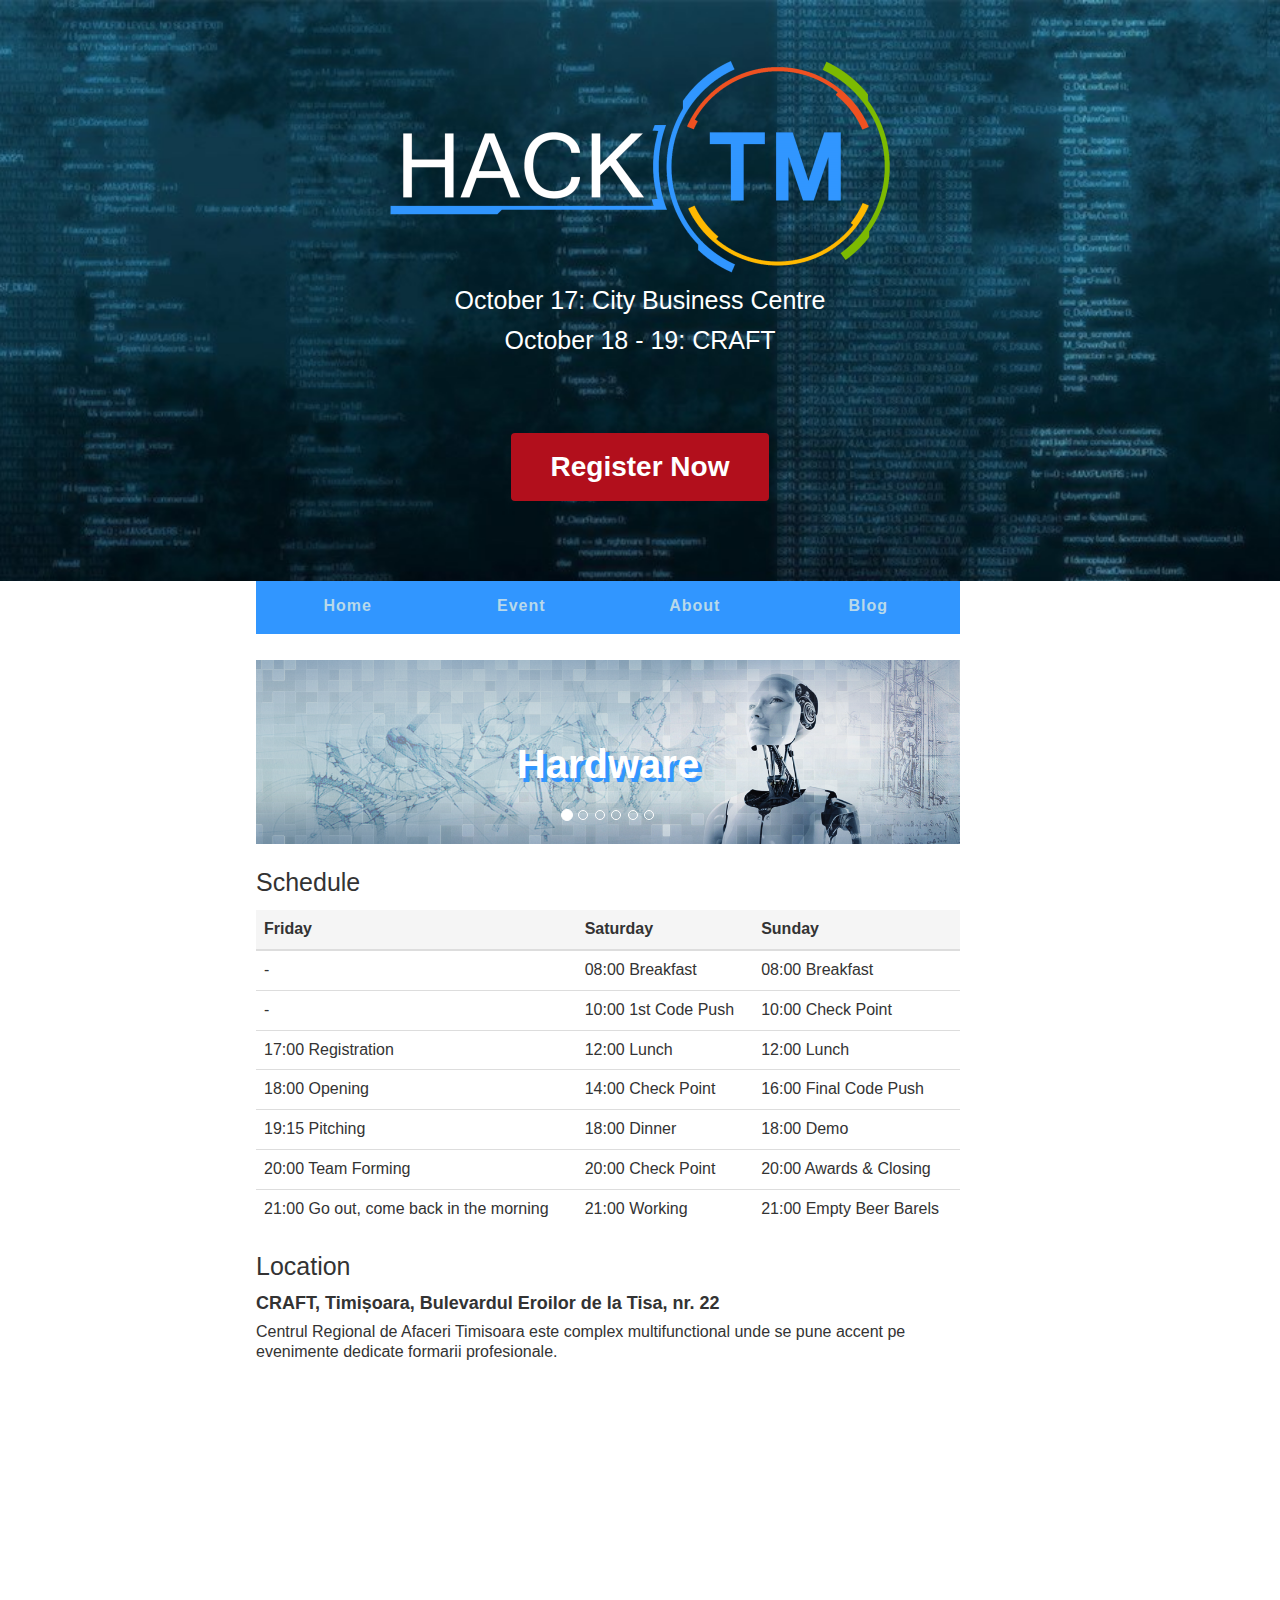
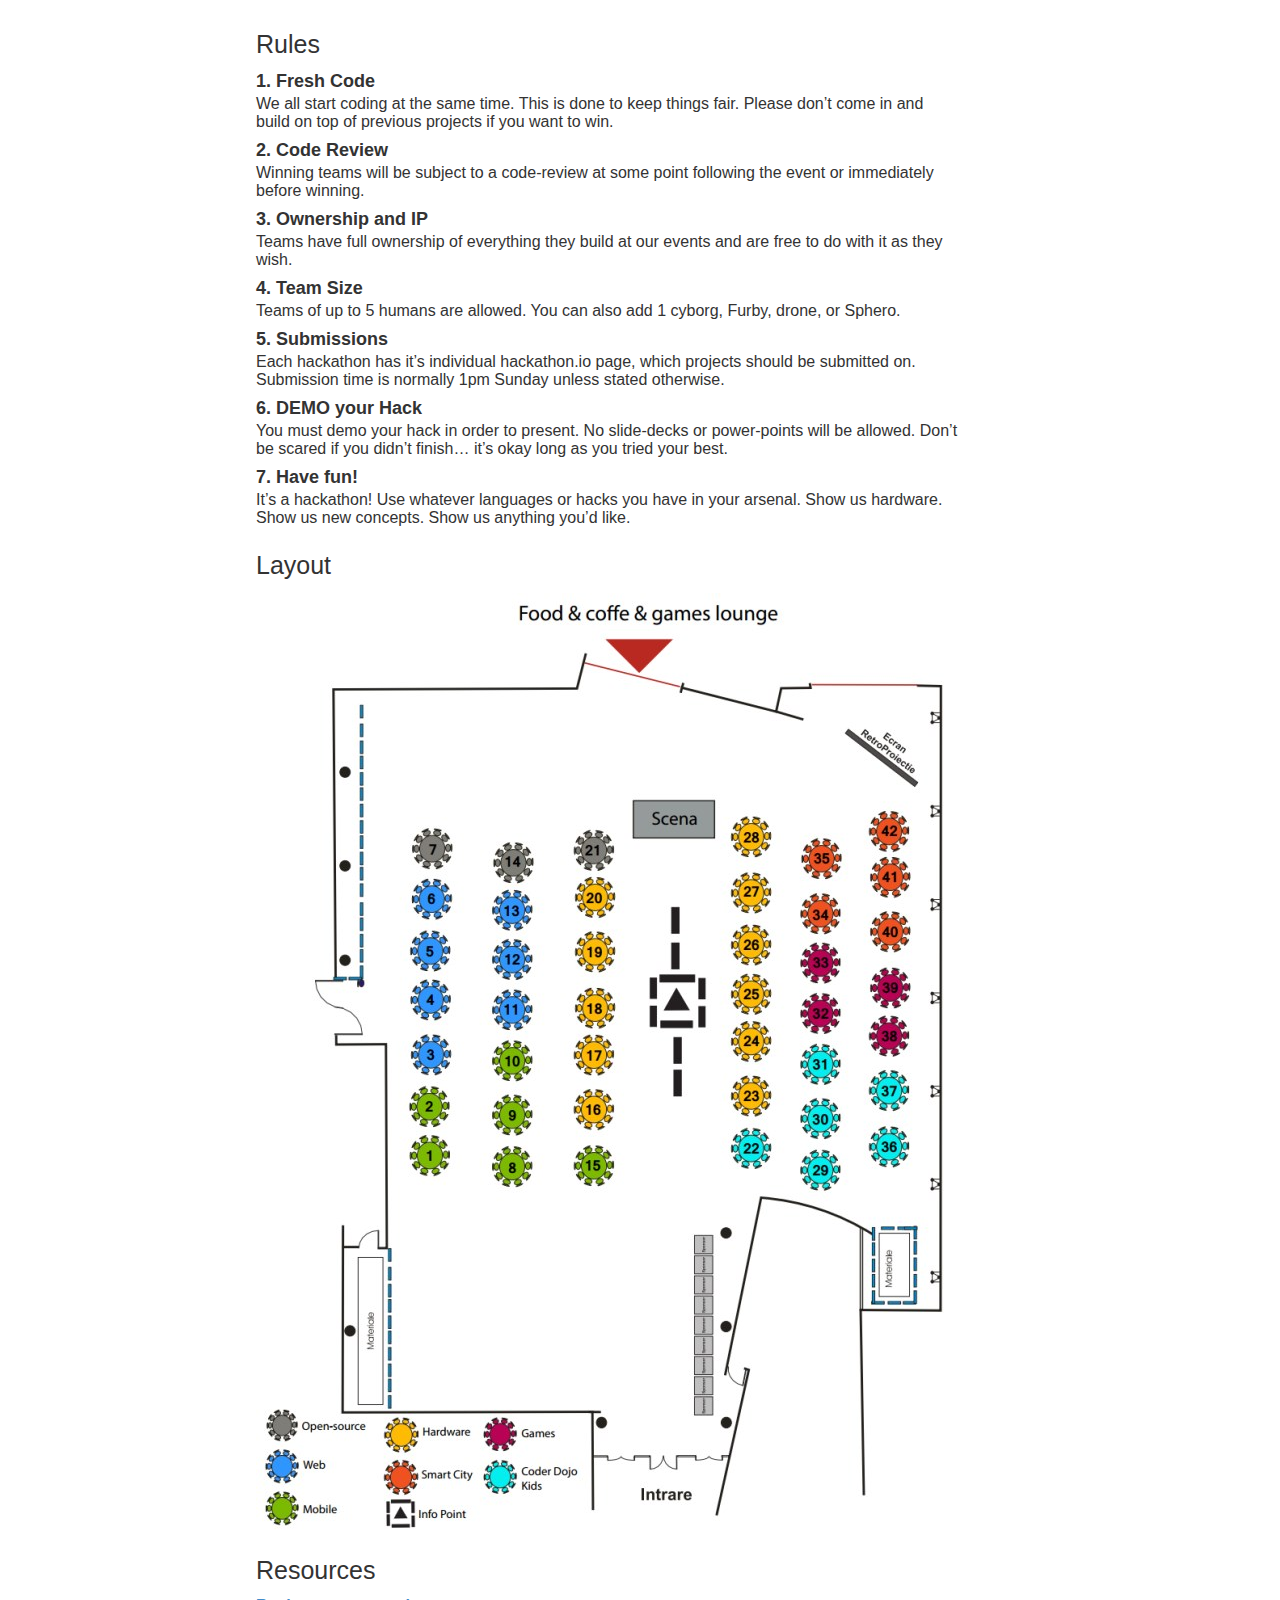
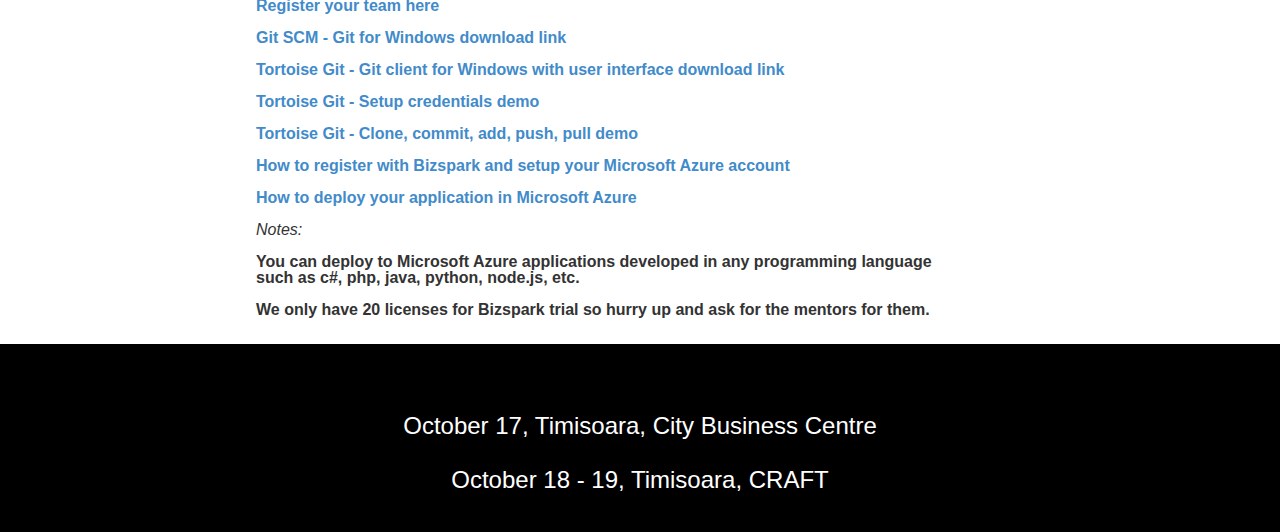
<file: event.html>
﻿<!DOCTYPE html>
<html lang="en">
<head>

    <html itemscope itemtype="http://schema.org/Event">

    <!-- Open Graph data -->
    <meta property="og:title" content="HackTM 2014" />
    <meta property="og:type" content="website" />
    <meta property="og:url" content="http://www.hacktm.ro/" />
    <meta property="og:image" content="http://hacktm.ro/assets/facebook_image_coding.jpg" />
    <meta property="og:description" content="HackTM is the biggest software & hardware hackathon in the city this autumn. Enlist among the hackers of Timisoara!" />
    <meta property="og:site_name" content="HackTM 2014" />


    <title>HackTM 2014</title>
    <meta name="description" content="HackTM is the biggest software & hardware hackathon in the city this autumn. Enlist among the hackers of Timisoara!" />
    <meta charset="utf-8">
    <meta http-equiv="X-UA-Compatible" content="IE=edge">
    <meta name="viewport" content="width=device-width, initial-scale=1">
    <link rel="shortcut icon" href="assets/favicon.ico">

    <!-- Google Authorship and Publisher Markup -->
    <!--<link rel="author" href="https://plus.google.com/[Google+_Profile]/posts"/>-->
    <!--<link rel="publisher" href=”https://plus.google.com/[Google+_Page_Profile]"/>-->
    <!-- Schema.org markup for Google+ -->
    <meta itemprop="name" content="HackTM 2014">
    <meta itemprop="description" content="HackTM is the biggest software & hardware hackathon in the city this autumn. Enlist among the hackers of Timisoara!">
    <meta itemprop="image" content="assets/logo.png">

    <!-- Twitter Card data -->
    <meta name="twitter:card" content="summary_large_image">
    <meta name="twitter:site" content="@hacktm2014">
    <meta name="twitter:title" content="HackTM 2014">
    <meta name="twitter:description" content="HackTM is the biggest software & hardware hackathon in the city this autumn. Enlist among the hackers of Timisoara!">
    <meta name="twitter:creator" content="@hacktm2014">
    <!-- Twitter summary card with large image must be at least 280x150px -->
    <meta name="twitter:image:src" content="http://www.hacktm.ro/assets/twitter_card.jpg">


    <!--<link href="libs/bootstrap-3.1.1/css/bootstrap.min.css" rel="stylesheet">-->
    <!--<link rel="stylesheet" href="//netdna.bootstrapcdn.com/bootstrap/3.1.1/css/bootstrap.min.css">-->
    <!--<link href="css/main/main.css" rel="stylesheet">-->
    <!--<link href="css/main/sticky.css" rel="stylesheet">-->
    <link href="libs/bootstrap-3.1.1/css/bootstrap.css" rel="stylesheet">
    <link href="css/stickyMenu.css" rel="stylesheet">
    <link href="css/animations.css" rel="stylesheet">
    <link href="css/logo.css" rel="stylesheet">
    <link href="css/style.css" rel="stylesheet">
    <link href="css/social.css" rel="stylesheet">
    <link href="css/carousel.css" rel="stylesheet">
    <!--<link href="libs/bootstrap-3.1.1/css/bootstrap-theme.css" rel="stylesheet">-->
    <!--<link href="libs/flatui/flat-ui.min.css" rel="stylesheet">-->
    <!-- HTML5 shim and Respond.js IE8 support of HTML5 elements and media queries -->
    <!--[if lt IE 9]>
    <script src="https://oss.maxcdn.com/libs/html5shiv/3.7.0/html5shiv.js"></script>
    <script src="https://oss.maxcdn.com/libs/respond.js/1.4.2/respond.min.js"></script>
    <![endif]-->
</head>

<body>

    <header>
        <section id="logo">
            <a href="http://hacktm.ro">
                <div class="logo-container">
                    <div class="logo-circle logo-reverse alternate logo-outer"></div>
                    <div class="logo-circle logo-rotate alternate logo-inner"></div>
                </div>
            </a>

            <h4 id="logo-date">October 17: City Business Centre</h4>
            <h4 id="logo-date">October 18 - 19: CRAFT</h4>
        </section>

        <section class="signup">
            <div class="button">
                <a href="http://www.eventbrite.com/e/hacktm-2014-tickets-13290613583" target="_blank">Register Now</a>
            </div>
        </section>
    </header>

    <!--menu stuff-->
    <!--navbar-default navbar-fixed-top-->
    <div role="navigation" class="navbar navbar-inverse navbar-embossed menu" role="navigation">
        <!--mobile part-->
        <div class="navbar-header">
            <button data-target=".navbar-collapse" data-toggle="collapse" class="navbar-toggle collapsed" type="button">
                <span class="sr-only">Toggle navigation</span>
                <span class="icon-bar"></span>
                <span class="icon-bar"></span>
                <span class="icon-bar"></span>
            </button>
        </div>
        <!--desktop and tablet part-->
        <div class="navbar-collapse collapse" style="height: 1px;">
            <ul class="nav navbar-nav navbar-left">
                <li class="menu-item"><a href="/">Home</a></li>
                <li class="menu-item"><a href="event.html">Event</a></li>
                <!--<li class="menu-item"><a href="mentors.html">Mentors</a></li>-->
                <li class="menu-item"><a href="about.html">About</a></li>
                <li class="menu-item"><a href="http://medium.com/@HackTM2014">Blog</a></li>
            </ul>
        </div>
    </div>


    <section id="carousel" class="block">
        <div id="carousel-example-generic" class="carousel slide" data-ride="carousel">
            <!-- Indicators -->
            <ol class="carousel-indicators">
                <li data-target="#carousel-example-generic" data-slide-to="0" class="active"></li>
                <li data-target="#carousel-example-generic" data-slide-to="1"></li>
                <li data-target="#carousel-example-generic" data-slide-to="2"></li>
                <li data-target="#carousel-example-generic" data-slide-to="3"></li>
                <li data-target="#carousel-example-generic" data-slide-to="4"></li>
                <li data-target="#carousel-example-generic" data-slide-to="5"></li>
            </ol>
            <!-- Wrapper for slides -->
            <div class="carousel-inner">
                <div class="item active">
                    <img src="assets/sections/hardware.png" alt=".....">
                    <div class="carousel-caption">
                        <h3>Hardware</h3>
                    </div>
                </div>
                <div class="item">
                    <img src="assets/sections/mobile.png" alt=".....">
                    <div class="carousel-caption">
                        <h3>Mobile</h3>
                    </div>
                </div>
                <div class="item">
                    <img src="assets/sections/game.png" alt=".....">
                    <div class="carousel-caption">
                        <h3>Game Dev</h3>
                    </div>
                </div>
                <div class="item">
                    <img src="assets/sections/city_projects.png" alt=".....">
                    <div class="carousel-caption">
                        <h3>City Projects</h3>
                    </div>
                </div>
                <div class="item">
                    <img src="assets/sections/web.png" alt=".....">
                    <div class="carousel-caption">
                        <h3>Web</h3>
                    </div>
                </div>
                <div class="item">
                    <img src="assets/sections/kids_coding.png" alt=".....">
                    <div class="carousel-caption">
                        <h3>Kids Coding</h3>
                    </div>
                </div>
            </div>
            <!-- Controls -->
            <a class="left carousel-control" href="#carousel-example-generic" role="button" data-slide="prev">
                <span class="glyphicon glyphicon-chevron-left"></span>
            </a>
            <a class="right carousel-control" href="#carousel-example-generic" role="button" data-slide="next">
                <span class="glyphicon glyphicon-chevron-right"></span>
            </a>
        </div> <!-- Carousel -->
    </section>

    <!-- <section id="schedule-heading">
        <h1>Schedule</h1>
    </section> -->

    <section id="schedule" class="block">
        <h1>Schedule</h1>
        <table class="table">
            <thead>
                <tr class="active" id="daysOfWeek">
                    <th>Friday</th>
                    <th>Saturday</th>
                    <th>Sunday</th>
                </tr>
            </thead>
            <tbody>
                <tr>
                    <td>-</td>
                    <td>08:00 Breakfast</td>
                    <td>08:00 Breakfast</td>
                </tr>
                <tr>
                    <td>-</td>
                    <td>10:00 1st Code Push</td>
                    <td>10:00 Check Point</td>
                </tr>
                <tr>
                    <td>17:00 Registration</td>
                    <td>12:00 Lunch</td>
                    <td>12:00 Lunch</td>
                </tr>
                <tr>
                    <td>18:00 Opening</td>
                    <td>14:00 Check Point</td>
                    <td>16:00 Final Code Push</td>
                </tr>
                <tr>
                    <td>19:15 Pitching</td>
                    <td>18:00 Dinner</td>
                    <td>18:00 Demo</td>
                </tr>
                <tr>
                    <td>20:00 Team Forming</td>
                    <td>20:00 Check Point</td>
                    <td>20:00 Awards & Closing</td>
                </tr>
                <tr>
                    <td>21:00 Go out, come back in the morning</td>
                    <td>21:00 Working</td>
                    <td>21:00 Empty Beer Barels</td>
                </tr>
            </tbody>
        </table>
    </section>

    <section id="map" class="block">
        <h1>Location</h1>

        <span class="rule-title">CRAFT, Timișoara, Bulevardul Eroilor de la Tisa, nr. 22</span>
        <p id="locationParagraph">Centrul Regional de Afaceri Timisoara este complex multifunctional unde se pune accent pe evenimente dedicate formarii profesionale.</p>

        <div class="google-maps">
            <iframe src="https://www.google.com/maps/embed?pb=!1m18!1m12!1m3!1d1392.1366732505066!2d21.239835330028235!3d45.7456657188388!2m3!1f0!2f0!3f0!3m2!1i1024!2i768!4f13.1!3m3!1m2!1s0x47455d8efaca1a5f%3A0xf725839b70f3d129!2sCentrul+Regional+de+Afaceri+Timi%C5%9Foara!5e0!3m2!1sen!2sro!4v1411426703978" width="1200" height="315" frameborder="0" style="border:0"></iframe>
        </div>
    </section>

    <!-- <section id="mentors" class="block">
        <h1>Mentors</h1>
        <div class="row">
            <div class="col-md-4">
                <div id="effect-1" class="effects clearfix">
                    <div class="img">
                        <img src="assets/avatar.jpg" alt="">
                        <div class="overlay">
                            <div class="mentor-name">Vasile Capabil</div>
                            entrepreneur, cobol coder
                            <div class="mentor-occupation">CEO @ Succcessful Startup</div>
                            <div class="wrapper">
                                <a class="icon facebook" href="#"><span class="zocial-facebook"></span></a>
                                <a class="icon twitter" href="#"><span class="zocial-twitter"></span></a>
                                <a class="icon linkedin" href="#"><span class="zocial-linkedin"></span></a>
                            </div>
                            <a class="close-overlay hidden">x</a>
                        </div>
                    </div>
                </div>
            </div>
            <div class="col-md-4">
                <div id="effect-1" class="effects clearfix">
                <div class="img">
                    <img src="assets/avatar.jpg" alt="">
                    <div class="overlay">
                        <div class="mentor-name">Vasile Capabil</div>
                        entrepreneur, cobol coder
                        <div class="mentor-occupation">CEO @ Succcessful Startup</div>
                        <div class="wrapper">
                            <a class="icon facebook" href="#"><span class="zocial-facebook"></span></a>
                            <a class="icon twitter" href="#"><span class="zocial-twitter"></span></a>
                            <a class="icon linkedin" href="#"><span class="zocial-linkedin"></span></a>
                        </div>
                        <a class="close-overlay hidden">x</a>
                    </div>
                </div>
                </div>
            </div>
            <div class="col-md-4">
                <div id="effect-1" class="effects clearfix">
                <div class="img">
                    <img src="assets/avatar.jpg" alt="">
                    <div class="overlay">
                        <div class="mentor-name">Vasile Capabil</div>
                        entrepreneur, cobol coder
                        <div class="mentor-occupation">CEO @ Succcessful Startup</div>
                        <div class="wrapper">
                            <a class="icon facebook" href="#"><span class="zocial-facebook"></span></a>
                            <a class="icon twitter" href="#"><span class="zocial-twitter"></span></a>
                            <a class="icon linkedin" href="#"><span class="zocial-linkedin"></span></a>
                        </div>
                        <a class="close-overlay hidden">x</a>
                    </div>
                </div>
                </div>
            </div>

        </div>
    </section>-->

    <section id="rules" class="block">
        <h1>Rules</h1>
        <ol id="rulesOl">
            <li>
                <span class="rule-title">1. Fresh Code</span>
                <p>
                    We all start coding at the same time. This is done to keep
                    things fair. Please don’t come in and build on top of previous
                    projects if you want to win.
                </p>
            </li>
            <li>
                <span class="rule-title">2. Code Review</span>
                <p>
                    Winning teams will be subject to a code-review at some point
                    following the event or immediately before winning.
                </p>
            </li>
            <li>
                <span class="rule-title">3. Ownership and IP</span>
                <p>
                    Teams have full ownership of everything they build at our
                    events and are free to do with it as they wish.
                </p>
            </li>
            <li>
                <span class="rule-title">4. Team Size</span>
                <p>
                    Teams of up to 5 humans are allowed. You can also add 1
                    cyborg, Furby, drone, or Sphero.
                </p>
            </li>
            <li>
                <span class="rule-title">5. Submissions</span>
                <p>
                    Each hackathon has it’s individual hackathon.io page, which
                    projects should be submitted on. Submission time is normally
                    1pm Sunday unless stated otherwise.
                </p>
            </li>
            <li>
                <span class="rule-title">6. DEMO your Hack</span>
                <p>
                    You must demo your hack in order to present. No slide-decks
                    or power-points will be allowed. Don’t be scared if you didn’t
                    finish… it’s okay long as you tried your best.
                </p>
            </li>
            <li>
                <span class="rule-title">7. Have fun!</span>
                <p>
                    It’s a hackathon! Use whatever languages or hacks you have
                    in your arsenal. Show us hardware. Show us new concepts. Show
                    us anything you’d like.
                </p>
            </li>
        </ol>
    </section>

    <section id="rules" class="block">
        <h1>Layout</h1>
        <img src="assets/map.jpg" alt="" style="max-width:100%;">
    </section>

    <section id="rules" class="block">
        <h1>Resources</h1>

        <a href="http://bit.ly/hacktmteam" target="_blank">
            <span style="font-weight:bold;">Register your team here</span>
        </a>
        <br />
        <br />
        <a href="http://git-scm.com/downloads" target="_blank">
            <span style="font-weight:bold;">Git SCM - Git for  Windows download link</span>
        </a>
        <br />
        <br />
        <a href="https://code.google.com/p/tortoisegit/wiki/Download" target="_blank">
            <span style="font-weight:bold;">Tortoise Git - Git client for  Windows with user interface download link</span>
        </a>
        <br />
        <br />
        <a href="http://www.screencast.com/t/sOOq8gifFLKq" target="_blank">
            <span style="font-weight:bold;">Tortoise Git - Setup credentials demo</span>
        </a>
        <br />
        <br />
        <a href="http://www.screencast.com/t/ecyhqtv7sE" target="_blank">
            <span style="font-weight:bold;">Tortoise Git - Clone, commit, add, push, pull demo</span>
        </a>
        <br />
        <br />
        <a href="http://bretstateham.com/bizspark-enrollment-tutorial/" target="_blank">
            <span style="font-weight:bold;">How to register with Bizspark and setup your Microsoft Azure account</span>
        </a>
        <br />
        <br />
        <a href="http://www.screencast.com/t/d9VXMqgiPJi" target="_blank">
            <span style="font-weight:bold;">How to deploy your application in Microsoft Azure</span>
        </a>
        <br />
        <br />
        <span style="font-style:italic;">
            Notes:
        </span>
        <br />
        <br />
        <span style="font-weight: bold;">
            You can deploy to Microsoft Azure applications developed in any programming language such as c#, php, java, python, node.js, etc.
        </span>
        <br />
        <br />
        <span style="font-weight: bold">
            We only have 20 licenses for Bizspark trial so hurry up and ask for the mentors for them.
        </span>
        <br />
        <br />
    </section>

    <footer>

        <h3>October 17, Timisoara, City Business Centre</h3>
        <h3>October 18 - 19, Timisoara, CRAFT</h3>

    </footer>

    <!-- modules -->
    <!--<script src="https://ajax.googleapis.com/ajax/libs/jquery/1.11.0/jquery.min.js"></script>
    <script src="//netdna.bootstrapcdn.com/bootstrap/3.1.1/js/bootstrap.min.js"></script>-->
    <!--<script src="libs/jQuery.1.11.0/jquery-1.11.0.min.js"></script>
    <script src="libs/bootstrap-3.1.1/js/bootstrap.min.js"></script>
    <script src="libs/handlebars-1.3.0/handlebars.js"></script>
    <script src="libs/jQuery.countdown.2.0.4/jquery.countdown.min.js"></script>-->

    <script src="http://ajax.googleapis.com/ajax/libs/jquery/1.8.1/jquery.min.js"></script>
    <script src="libs/bootstrap-3.1.1/js/bootstrap.min.js"></script>
    <script src="libs/modernizr.js"></script>
    <script src="scripts/app.js"></script>
    <script src="scripts/mentors.js"></script>

    <script>
        (function (i, s, o, g, r, a, m) {
            i['GoogleAnalyticsObject'] = r; i[r] = i[r] || function () {
                (i[r].q = i[r].q || []).push(arguments)
            }, i[r].l = 1 * new Date(); a = s.createElement(o),
			m = s.getElementsByTagName(o)[0]; a.async = 1; a.src = g; m.parentNode.insertBefore(a, m)
        })(window, document, 'script', '//www.google-analytics.com/analytics.js', 'ga');

        ga('create', 'UA-54771980-1', 'auto');
        ga('send', {
            'hitType': 'pageview',
            'page': '/event'
        });
    </script>
</body>
</html>
</file>
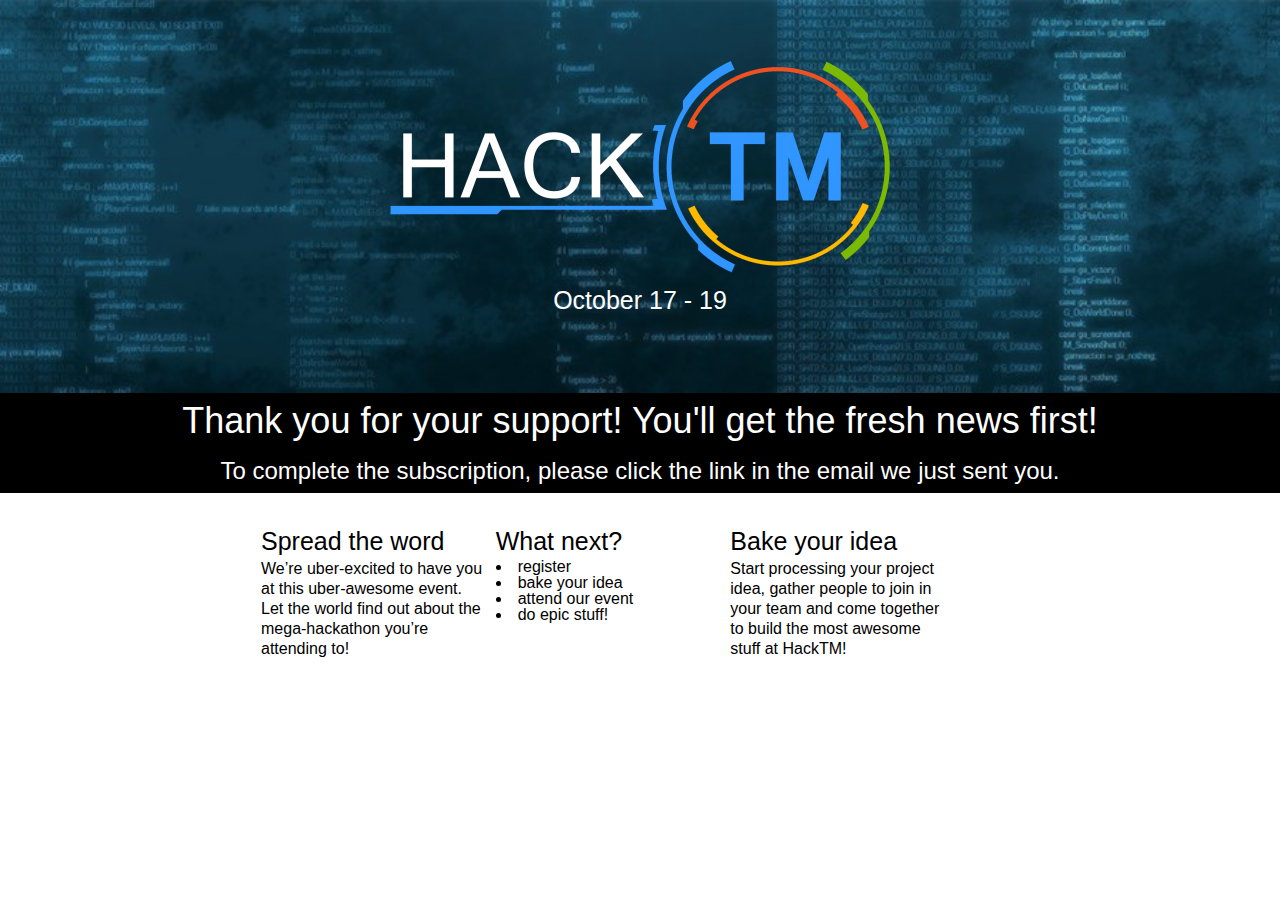
<file: thankyou.html>
<!DOCTYPE html>
<html lang="en">
	<head>

		<html itemscope itemtype="http://schema.org/Event">

		<!-- Open Graph data -->
		<meta property="og:title" content="HackTM 2014, Thank you!" />
		<meta property="og:type" content="website" />
		<meta property="og:url" content="http://www.hacktm.ro/thankyou.html" />
		<meta property="og:image" content="http://hacktm.ro/assets/facebook_image_coding.jpg" />
		<meta property="og:description" content="HackTM is the biggest software & hardware hackathon in the city this autumn. Enlist among the hackers of Timisoara!" />
		<meta property="og:site_name" content="HackTM 2014" />


		<title>HackTM 2014</title>
		<meta name="description" content="HackTM is the biggest software & hardware hackathon in the city this autumn. Enlist among the hackers of Timisoara!" />
		<meta charset="utf-8">
		<meta http-equiv="X-UA-Compatible" content="IE=edge">
		<meta name="viewport" content="width=device-width, initial-scale=1">
		<link rel="shortcut icon" href="assets/favicon.ico">

		<!-- Google Authorship and Publisher Markup -->
		<!--<link rel="author" href="https://plus.google.com/[Google+_Profile]/posts"/>-->
		<!--<link rel="publisher" href=”https://plus.google.com/[Google+_Page_Profile]"/>-->

		<!-- Schema.org markup for Google+ -->
		<meta itemprop="name" content="HackTM 2014">
		<meta itemprop="description" content="HackTM is the biggest software & hardware hackathon in the city this autumn. Enlist among the hackers of Timisoara!">
		<meta itemprop="image" content="assets/logo.png">

		<!-- Twitter Card data -->
		<meta name="twitter:card" content="summary_large_image">
		<meta name="twitter:site" content="@hacktm2014">
		<meta name="twitter:title" content="HackTM 2014">
		<meta name="twitter:description" content="HackTM is the biggest software & hardware hackathon in the city this autumn. Enlist among the hackers of Timisoara!">
		<meta name="twitter:creator" content="@hacktm2014">
		<!-- Twitter summary card with large image must be at least 280x150px -->
		<meta name="twitter:image:src" content="http://www.hacktm.ro/assets/twitter_card.jpg">


		<link href="libs/bootstrap-3.1.1/css/bootstrap.css" rel="stylesheet">
		<link href="css/stickyMenu.css" rel="stylesheet">
		<link href="css/animations.css" rel="stylesheet">
		<link href="css/logo.css" rel="stylesheet">
		<link href="css/style.css" rel="stylesheet">

	</head>

	<body class="thankyou">
		<script>
			window.fbAsyncInit = function() {
				FB.init({
				  appId      : '1524811491093187',
				  xfbml      : true,
				  version    : 'v2.1'
				});
				};

				(function(d, s, id){
				 var js, fjs = d.getElementsByTagName(s)[0];
				 if (d.getElementById(id)) {return;}
				 js = d.createElement(s); js.id = id;
				 js.src = "//connect.facebook.net/en_US/sdk.js";
				 fjs.parentNode.insertBefore(js, fjs);
			}(document, 'script', 'facebook-jssdk'));
		</script>

		<header>
			<section id="logo">
				<a href="http://hacktm.ro"> 
					<div class="logo-container">
						<div class="logo-circle logo-reverse alternate logo-outer"></div>
						<div class="logo-circle logo-rotate alternate logo-inner"></div>
					</div>
				</a>

				<h4 id="logo-date">October 17 - 19</h4>
			</section>
		</header>

		<section id="confirmation">		
			<div>
				<h1>Thank you for your support! You'll get the fresh news first!</h1>
				<h2>To complete the subscription, please click the link in the email we just sent you.</h2>
			</div>
		</section>

		<section id="social" class="block">
			<div class="col-md-4">
				<h1>Spread the word</h1>
      			<p>We’re uber-excited to have you at this uber-awesome event. Let the world find out about the mega-hackathon you’re attending to!</p>
      			<div
					class="fb-like"
					data-share="true"
					data-width="450"
					data-show-faces="true">
				</div>
      		</div>
			<div class="col-md-4">
				<h1>What next?</h1>
      			<ul class="bullet">
      				<li>register</li>
					<li>bake your idea</li>
					<li>attend our event</li>
					<li>do epic stuff!</li>
				</ul>				
      		</div>
			<div class="col-md-4">
				<h1>Bake your idea</h1>
      			<p>Start processing your project idea, gather people to join in your team and come together to build the most awesome stuff at HackTM!</p>
      		</div>
		</section>

		<script src="http://ajax.googleapis.com/ajax/libs/jquery/1.8.1/jquery.min.js"></script>
		<script src="scripts/app.js"></script>

		<script>
			(function(i,s,o,g,r,a,m){i['GoogleAnalyticsObject']=r;i[r]=i[r]||function(){
			(i[r].q=i[r].q||[]).push(arguments)},i[r].l=1*new Date();a=s.createElement(o),
			m=s.getElementsByTagName(o)[0];a.async=1;a.src=g;m.parentNode.insertBefore(a,m)
			})(window,document,'script','//www.google-analytics.com/analytics.js','ga');

			ga('create', 'UA-54771980-1', 'auto');
			ga('send', {
						  'hitType': 'pageview',
						  'page': '/tahnkyou'
						});
		</script>
	</body>
</html>
</file>
<file: css/stickyMenu.css>
* {
    font-family: arial;
    margin: 0;
    padding: 0;
}

.logo {
    font-size: 40px;
    font-weight: bold;
    color: #00a;
    font-style: italic;
}

.intro {
    color: #777;
    font-style: italic;
    margin: 10px 0;
}

.menu {
    height: 40px;
    line-height: 40px;
    letter-spacing: 1px;
    width: 50%;
}

.content {
    margin-top: 10px;
}

.menu-padding {
    padding-top: 40px;
}

.content {
    padding: 10px;
}

    .content p {
        margin-bottom: 20px;
    }

.navbar-inverse {
    background-color: #3196FF;
}

.navbar {
    left: 20%;
    color: #fff;
    min-height: 53px;
    margin-bottom: 30px;
    font-size: 16px;
    width: 55%;
    margin-bottom: 5px;
    border: none;
    border-radius: 0;
    z-index: 99;
}

.nav {
    width: 100%;
    height: 100%;
}

.navbar-left > li > a {
    padding-bottom: 0px;
}

.navbar-left > li.active {
}

.navbar-left > li {
    width: 25%;
    text-align: center;
    color: #fff;
    height: 100%;
    padding: 0px;
}

.navbar-inverse .navbar-nav > li > a {
    color: #fff;
}

.active-li {
    width: 30%;
    height: 100%;
}

#navbar-collapse-01 {
    height: 100% !important;
    padding: 0px;
}

.navbar-inverse .navbar-nav > .active-li > a, .navbar-inverse .navbar-nav > .active -li > a:hover, .navbar-inverse .navbar-nav > .active-li > a:focus {
    height: 100%;
    font-size: 24px;
}

.original {
    visibility: hidden;
    z-index: 500;
    position: fixed;
}

@media screen and (max-width: 800px) {
    .navbar {
    	width: 90% !important;
    	left: 5% !important;
    }
}
</file>
<file: css/animations.css>
@-webkit-keyframes rotateAnim {
	from { -webkit-transform: rotate(0deg); }
	to { -webkit-transform: rotate(180deg); }
}

@-moz-keyframes rotateAnim {
	from { -moz-transform: rotate(0deg); }
	to { -moz-transform: rotate(180deg); }
}

@-o-keyframes rotateAnim {
	from { -o-transform: rotate(0deg); }
	to { -o-transform: rotate(180deg); }
}


@-webkit-keyframes rotateReverse {
	from { -webkit-transform: rotate(180deg); }
	to { -webkit-transform: rotate(0deg); }
}

@-moz-keyframes rotateReverse {
	from { -moz-transform: rotate(180deg); }
	to { -moz-transform: rotate(0deg); }
}

@-o-keyframes rotateReverse {
	from { -o-transform: rotate(180deg); }
	to { -o-transform: rotate(0deg); }
}
</file>
<file: css/logo.css>
.logo-rotate {
	-webkit-animation: rotateAnim 3s infinite ease-in-out;
	-moz-animation: rotateAnim 3s infinite ease-in-out;
	-o-animation: rotateAnim 3s infinite ease-in-out;
}

.logo-reverse {
	-webkit-animation: rotateReverse 3s infinite ease-in-out;
	-moz-animation: rotateReverse 3s infinite ease-in-out;
	-o-animation: rotateReverse 3s infinite ease-in-out;
}

.alternate {
	-webkit-animation-direction: alternate;
	-moz-animation-direction: alternate;
	-o-animation-direction: alternate;
}

.logo-inner {
	background-image: url(../assets/logo/logo-inner.png);
	background-repeat: no-repeat;
	background-size: cover;
}

.logo-outer {
	background-image: url(../assets/logo/logo-outer.png);
	background-repeat: no-repeat;
	background-size: cover;
}

.logo-container {
	background-image: url(../assets/logo/logo-text.png);
	background-repeat: no-repeat;
	background-size: cover;
	height: 213px;
	width: 500px;
	position: relative;
	margin: 0 auto;
}

.logo-circle {
	width: 224px;
	height: 213px;
	position: absolute;
	right: 0;
}

/*303 x 129*/

@media(max-width: 800px) {
	.logo-container {
		width: 303px;
		height: 129px;
	}

	.logo-circle {
		width: 136px;
		height: 129px;
	}

	section#logo {
		width:100% !important;
	}
}
</file>
<file: css/social.css>
@import url(http://weloveiconfonts.com/api/?family=zocial);

/* zocial */
[class*="zocial-"]:before {
  font-family: 'zocial', sans-serif;
}

.wrapper{
  width: 325px;
  height: 50px;
  position: absolute;
  padding-bottom: 7px;
  margin-top: 7px;
  margin-left: 7px;
}

.icon{
  display: inline-block;
  position: relative;
  color: #bdbdbd;
  width: 30px;
  height: 30px;
  text-align: center;
  font-size: 14px;
  line-height: 2em;
  background-color: #fff;
  -moz-border-radius: 50%;
  -webkit-border-radius: 50%;
  border-radius: 50%;
  -webkit-transition:background-color 250ms ease 0s;
  transition:background-color 250ms ease 0s;
  margin-left: 5%;
}

.zocial-facebook{margin-left: -8px}

.icon.facebook:hover{background-color: #4986c7;}
.twitter:hover{background-color: #4cb6e8;}
.linkedin:hover{background-color: #29a0cc;}
.youtube:hover{background-color: #a32929;}
.flickr:hover{background-color: #c257ad;}
.email:hover{background-color: #d5b120;}

a{
  text-decoration: none;
}

.icon:hover{
  color: #fff;
}

.icon:active{
  top: 3px;
}
</file>
<file: css/mentors.css>
/* ============================================================
  GLOBAL
============================================================ */
.effects {
    padding-left: 15px;
}

    .effects .img {
        position: relative;
        float: left;
        margin-bottom: 5px;
        width: 190px;
        overflow: hidden;
        height: 90%;
    }

        .effects .img:nth-child(n) {
            margin-right: 5px;
        }

        .effects .img:first-child {
            margin-left: -15px;
        }

        .effects .img:last-child {
            margin-right: 0;
        }

        .effects .img img {
            display: block;
            margin: 0;
            padding: 0;
            max-width: 190px;
            height: auto;
        }

.overlay {
    display: block;
    position: absolute;
    z-index: 20;
    background: rgba(0, 0, 0, 0.8);
    overflow: hidden;
    transition: all 0.5s;
}

a.close-overlay {
    display: block;
    position: absolute;
    top: 0;
    right: 0;
    z-index: 100;
    width: 45px;
    height: 45px;
    font-size: 20px;
    font-weight: 700;
    color: #fff;
    line-height: 45px;
    text-align: center;
    background-color: #000;
    cursor: pointer;
}

    a.close-overlay.hidden {
        display: none;
    }

a.expand {
    display: block;
    position: absolute;
    z-index: 100;
    width: 60px;
    height: 60px;
    border: solid 5px #fff;
    text-align: center;
    color: #fff;
    line-height: 50px;
    font-weight: 700;
    font-size: 30px;
    border-radius: 30px;
}

/* ============================================================
  EFFECT 1 - SLIDE IN BOTTOM
============================================================ */
#effect-1 {
    height: 210px;
}

    #effect-1 .overlay {
        bottom: 0;
        left: 0;
        right: 0;
        width: 190px;
        height: 0;
    }

        #effect-1 .overlay a.expand {
            left: 0;
            right: 0;
            bottom: 50%;
            margin: 0 auto -30px auto;
        }

    #effect-1 .img.hover .overlay {
        height: 70%;
        color: #FFF;
    }

.mentor-name {
    padding-top: 10px;
    padding-bottom: 10px;
    padding-left: 10px;
    font-size: 20px;
    font-weight: bold;
}

.mentor-occupation {
    padding-top: 3px;
    padding-left: 3px;
    font-size: 14px;
}

.partners .image img {
    max-width: 100%;
}

/*mentors area*/

.mentorEntry {
    width: 345px;
    float: left;
    height: 100px;
    overflow: hidden;
    padding: 5px;
}

.mentorDetails {
    padding: 5px 0;
    margin-left: 3px;
    width: 210px;
    float: left;
    position: relative;
    height:100px;
}

.mentorImage {
    float: left;
    width: 100px;
    overflow: hidden;
}

    .mentorImage img {
        height: 100px;
    }

.mentorName {
    float: left;
    clear: left;
    font-size: 18px;
}

.mentorJob {
    font-size: 14px;
    padding: 5px 0;
    float: left;
    clear: left;
}

.company {
    font-size: 16px;
    font-weight: bold;
    position: absolute;
    bottom: 10px;
    left: 5px;
}

.about-tab {
    padding: 30px 20px 10px 20px;
}

.tab-link {
    border-radius: 0px !important;
}
/*end mentors area*/
</file>
<file: css/carousel.css>
.glyphicon-chevron-right{
    color: #FFF;
}
.glyphicon-chevron-left{
    color: #FFF;
}

.carousel-control.right {
    background-color: transparent;
    background-image: none;
}
.carousel-control.left {
    background-color: transparent;
    background-image: none;
    color: #FFF;
}
</file>
